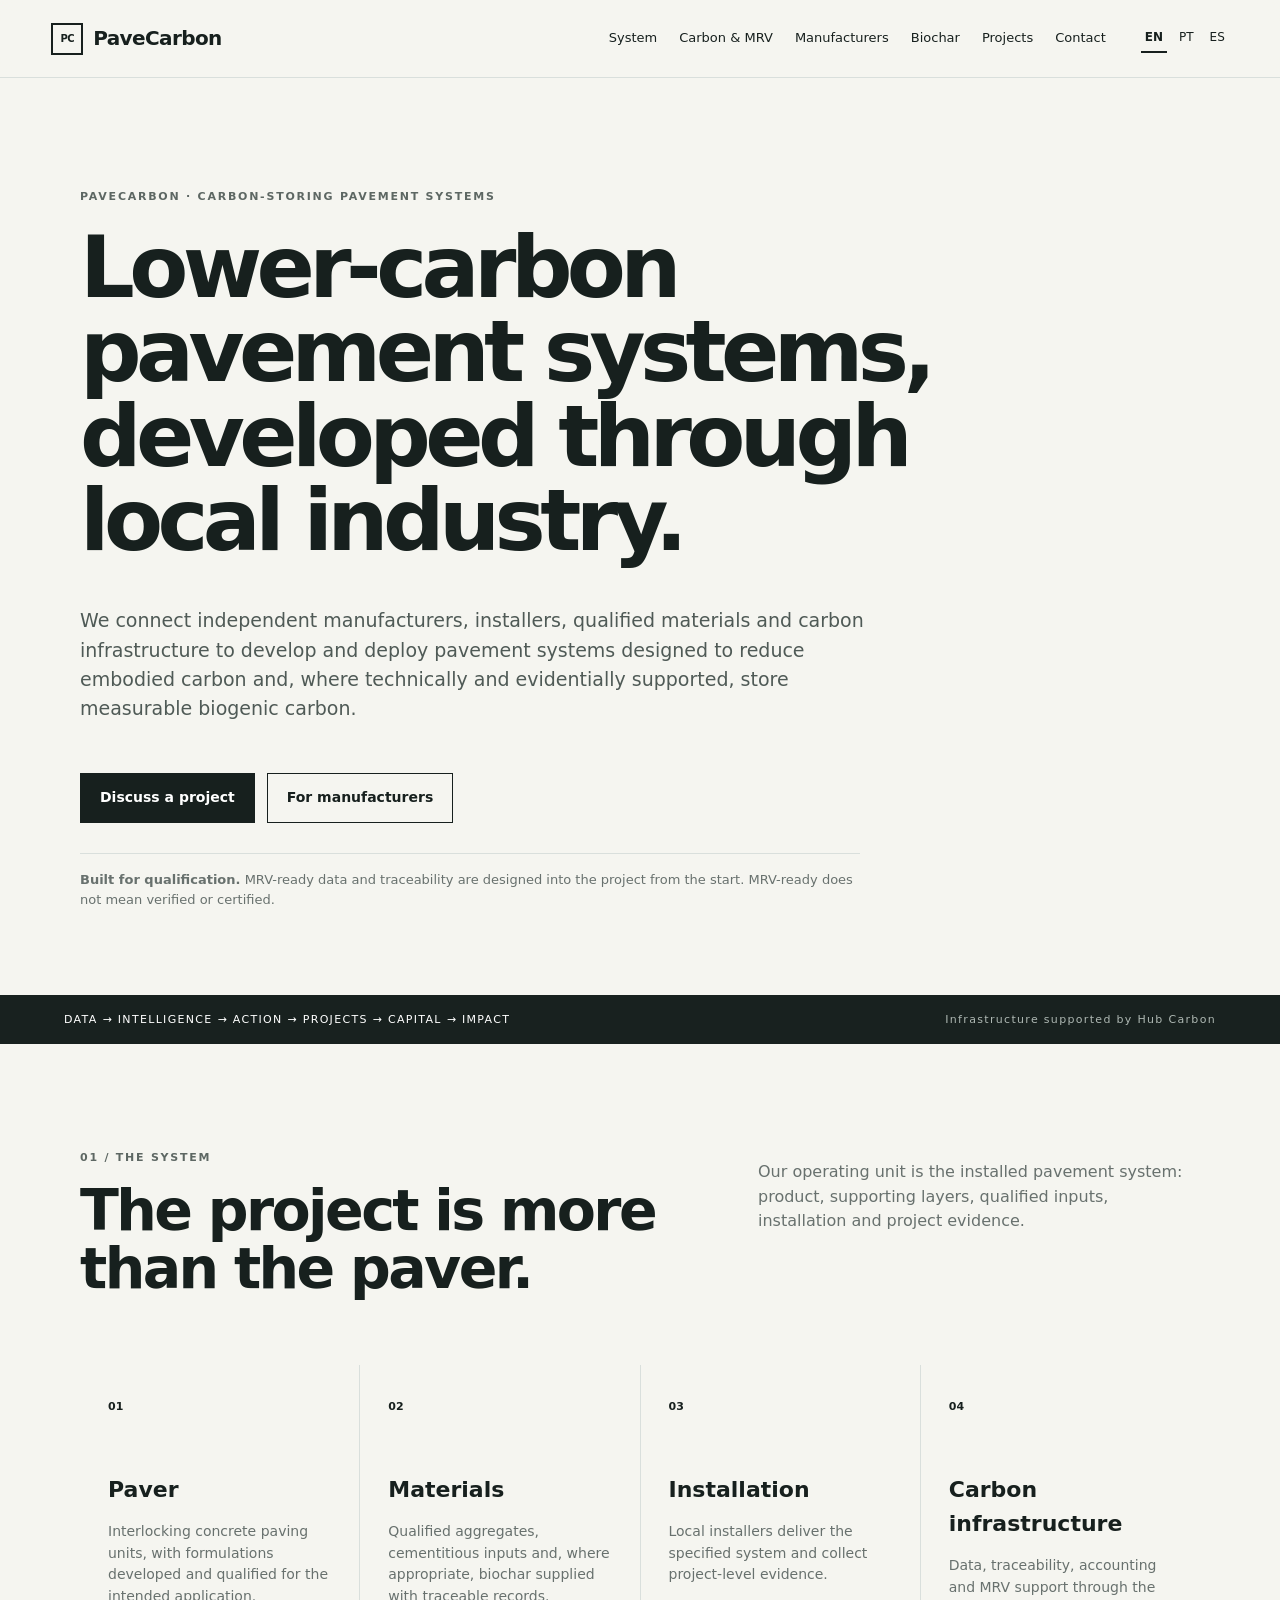
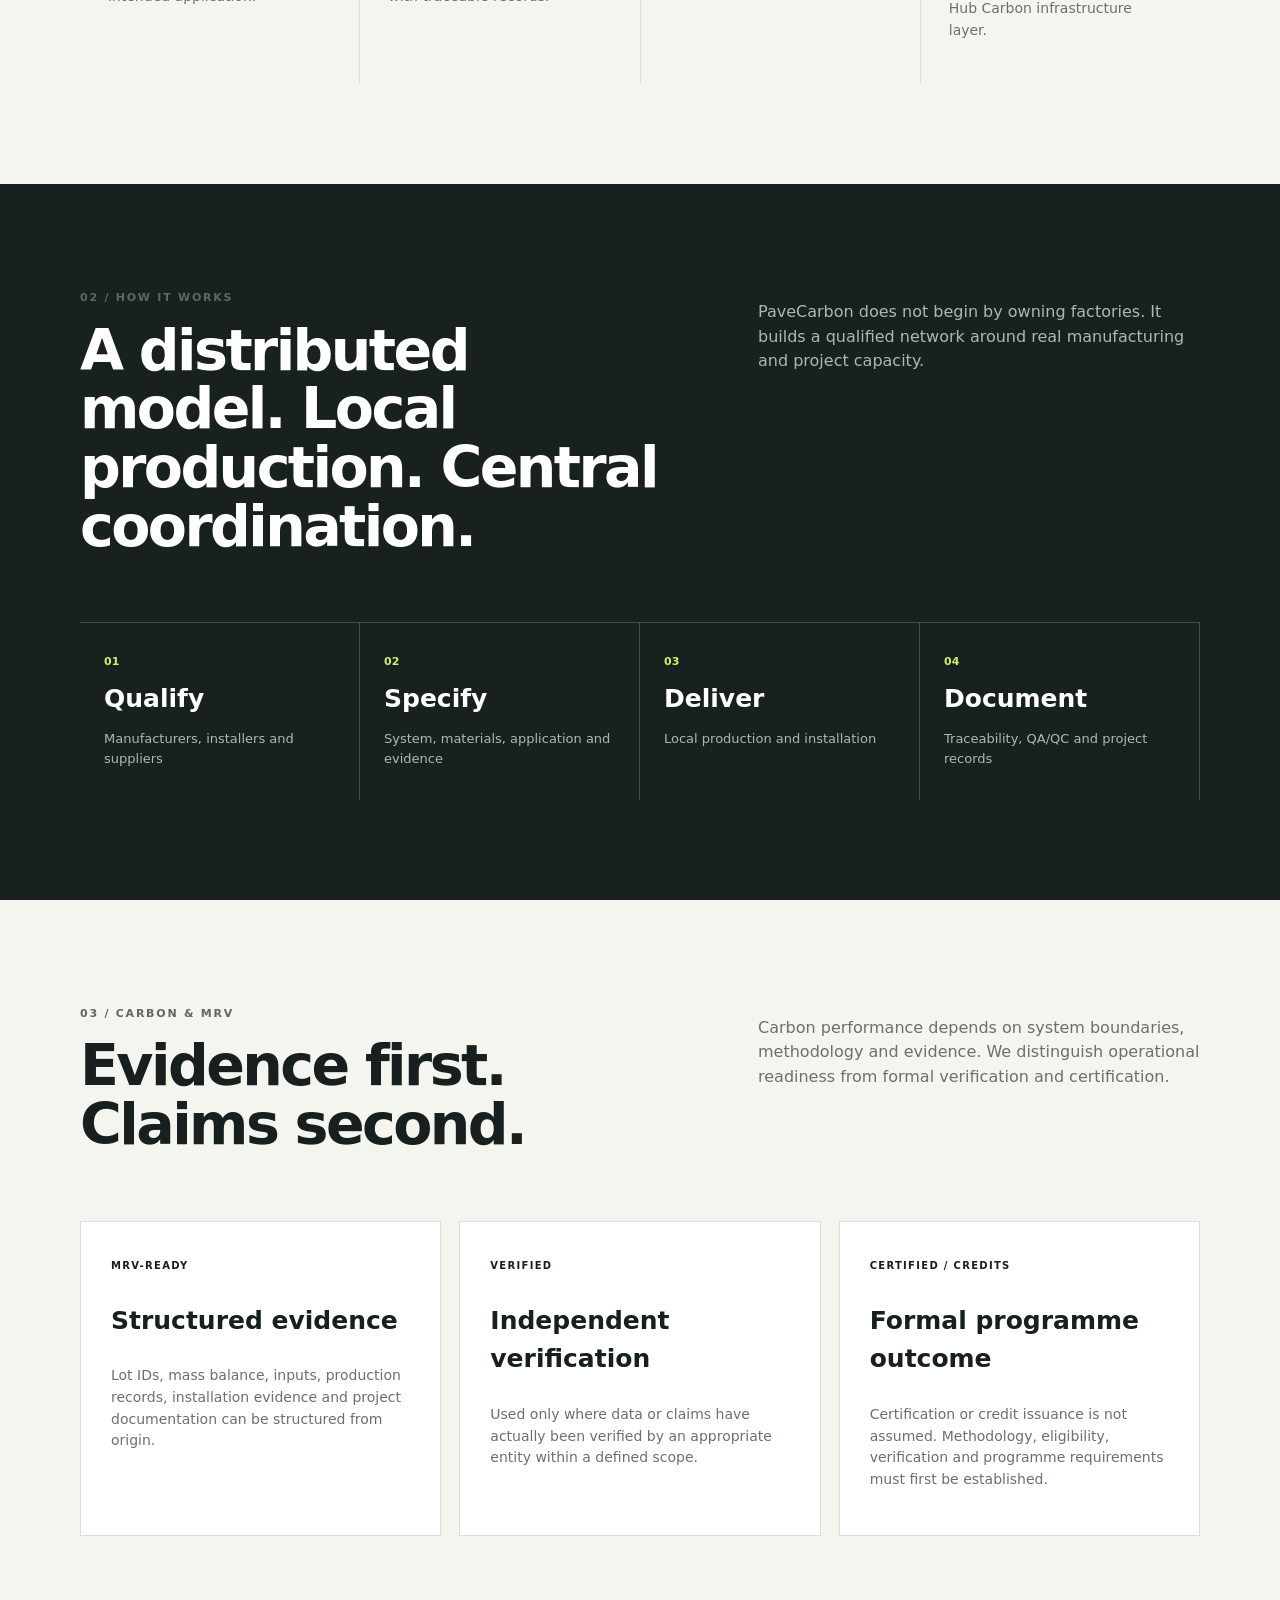
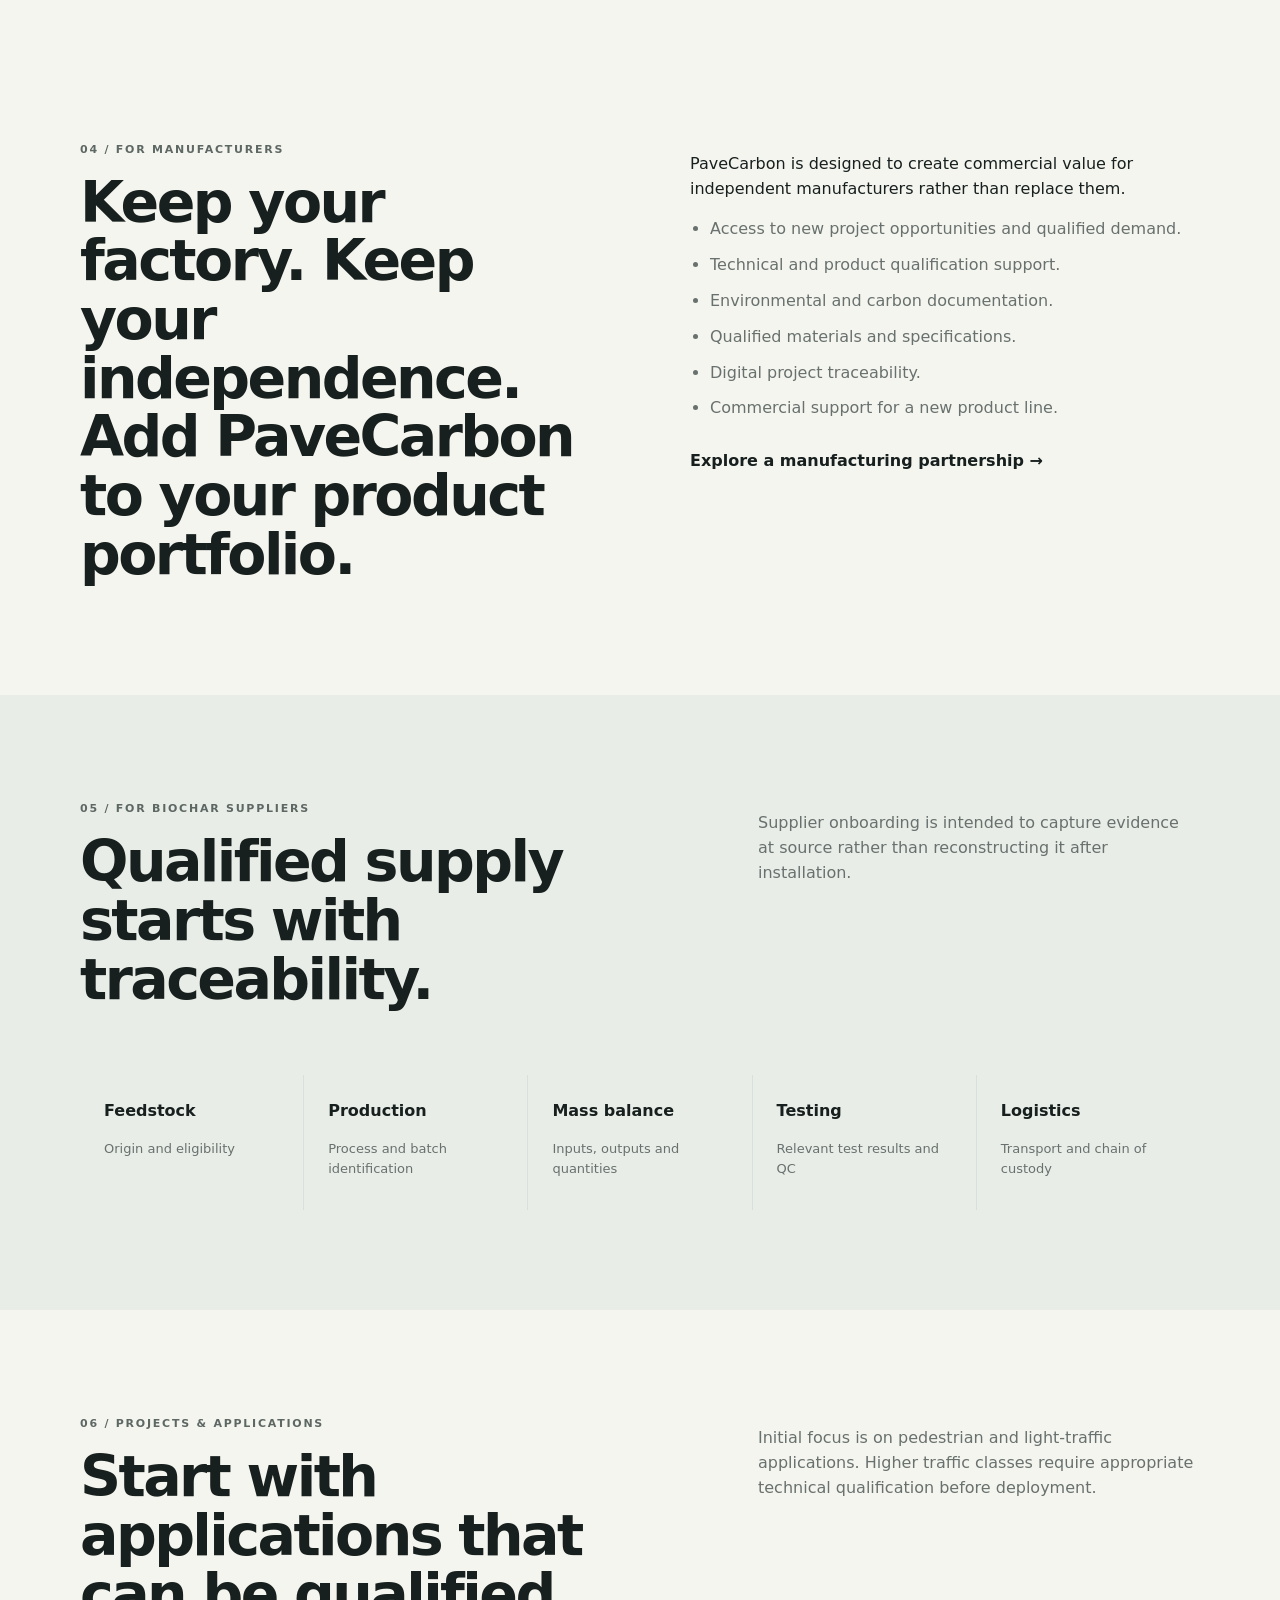
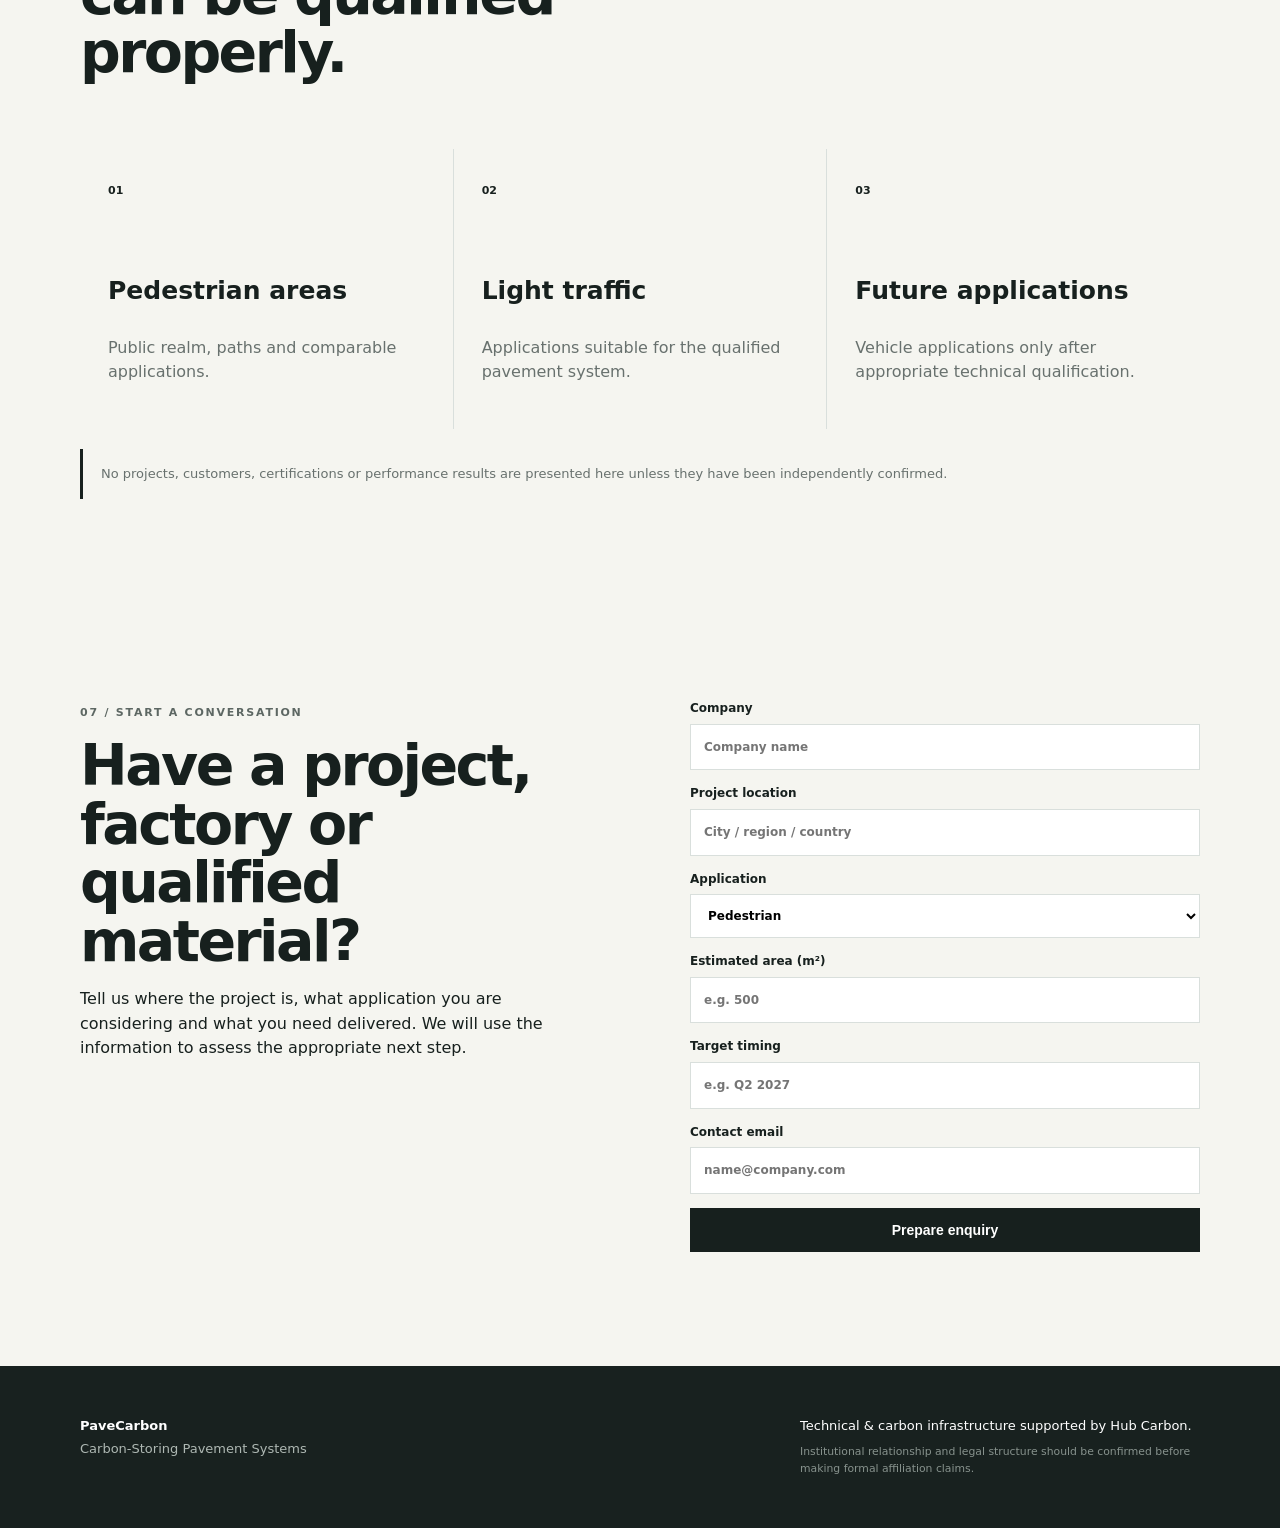
<file: index.html>
<!doctype html><html lang="en"><head><meta charset="utf-8"><meta name="viewport" content="width=device-width,initial-scale=1"><meta name="description" content="PaveCarbon — Carbon-Storing Pavement Systems"><title>PaveCarbon — Carbon-Storing Pavement Systems</title><link rel="stylesheet" href="styles.css"></head><body>
<header class="site-header"><a class="brand" href="index.html"><span class="brand-mark">PC</span><span>PaveCarbon</span></a><nav><a href="#system">System</a><a href="#mrv">Carbon & MRV</a><a href="#manufacturers">Manufacturers</a><a href="#biochar">Biochar</a><a href="#projects">Projects</a><a href="#contact">Contact</a></nav><div class="lang"><a class="active" href="index.html">EN</a><a class="" href="pt.html">PT</a><a class="" href="es.html">ES</a></div></header>
<main>
<section class="hero"><div class="eyebrow">PAVECARBON · CARBON-STORING PAVEMENT SYSTEMS</div><h1>Lower-carbon pavement systems, developed through local industry.</h1><p class="lead">We connect independent manufacturers, installers, qualified materials and carbon infrastructure to develop and deploy pavement systems designed to reduce embodied carbon and, where technically and evidentially supported, store measurable biogenic carbon.</p><div class="actions"><a class="btn primary" href="#contact">Discuss a project</a><a class="btn" href="#manufacturers">For manufacturers</a></div><div class="hero-note"><strong>Built for qualification.</strong> MRV-ready data and traceability are designed into the project from the start. MRV-ready does not mean verified or certified.</div></section>
<section class="band"><div>DATA → INTELLIGENCE → ACTION → PROJECTS → CAPITAL → IMPACT</div><span>Infrastructure supported by Hub Carbon</span></section>
<section id="system" class="section"><div class="section-head"><div><span class="kicker">01 / THE SYSTEM</span><h2>The project is more than the paver.</h2></div><p>Our operating unit is the installed pavement system: product, supporting layers, qualified inputs, installation and project evidence.</p></div><div class="grid cards"><article><span>01</span><h3>Paver</h3><p>Interlocking concrete paving units, with formulations developed and qualified for the intended application.</p></article><article><span>02</span><h3>Materials</h3><p>Qualified aggregates, cementitious inputs and, where appropriate, biochar supplied with traceable records.</p></article><article><span>03</span><h3>Installation</h3><p>Local installers deliver the specified system and collect project-level evidence.</p></article><article><span>04</span><h3>Carbon infrastructure</h3><p>Data, traceability, accounting and MRV support through the Hub Carbon infrastructure layer.</p></article></div></section>
<section class="section dark"><div class="section-head"><div><span class="kicker">02 / HOW IT WORKS</span><h2>A distributed model. Local production. Central coordination.</h2></div><p>PaveCarbon does not begin by owning factories. It builds a qualified network around real manufacturing and project capacity.</p></div><div class="process"><div><b>01</b><strong>Qualify</strong><span>Manufacturers, installers and suppliers</span></div><div><b>02</b><strong>Specify</strong><span>System, materials, application and evidence</span></div><div><b>03</b><strong>Deliver</strong><span>Local production and installation</span></div><div><b>04</b><strong>Document</strong><span>Traceability, QA/QC and project records</span></div></div></section>
<section id="mrv" class="section"><div class="section-head"><div><span class="kicker">03 / CARBON & MRV</span><h2>Evidence first. Claims second.</h2></div><p>Carbon performance depends on system boundaries, methodology and evidence. We distinguish operational readiness from formal verification and certification.</p></div><div class="status-grid"><article><span class="status">MRV-READY</span><h3>Structured evidence</h3><p>Lot IDs, mass balance, inputs, production records, installation evidence and project documentation can be structured from origin.</p></article><article><span class="status">VERIFIED</span><h3>Independent verification</h3><p>Used only where data or claims have actually been verified by an appropriate entity within a defined scope.</p></article><article><span class="status">CERTIFIED / CREDITS</span><h3>Formal programme outcome</h3><p>Certification or credit issuance is not assumed. Methodology, eligibility, verification and programme requirements must first be established.</p></article></div></section>
<section id="manufacturers" class="section split"><div><span class="kicker">04 / FOR MANUFACTURERS</span><h2>Keep your factory. Keep your independence. Add PaveCarbon to your product portfolio.</h2></div><div><p>PaveCarbon is designed to create commercial value for independent manufacturers rather than replace them.</p><ul><li>Access to new project opportunities and qualified demand.</li><li>Technical and product qualification support.</li><li>Environmental and carbon documentation.</li><li>Qualified materials and specifications.</li><li>Digital project traceability.</li><li>Commercial support for a new product line.</li></ul><a class="text-link" href="#contact">Explore a manufacturing partnership →</a></div></section>
<section id="biochar" class="section light"><div class="section-head"><div><span class="kicker">05 / FOR BIOCHAR SUPPLIERS</span><h2>Qualified supply starts with traceability.</h2></div><p>Supplier onboarding is intended to capture evidence at source rather than reconstructing it after installation.</p></div><div class="checklist"><div><b>Feedstock</b><span>Origin and eligibility</span></div><div><b>Production</b><span>Process and batch identification</span></div><div><b>Mass balance</b><span>Inputs, outputs and quantities</span></div><div><b>Testing</b><span>Relevant test results and QC</span></div><div><b>Logistics</b><span>Transport and chain of custody</span></div></div></section>
<section id="projects" class="section"><div class="section-head"><div><span class="kicker">06 / PROJECTS & APPLICATIONS</span><h2>Start with applications that can be qualified properly.</h2></div><p>Initial focus is on pedestrian and light-traffic applications. Higher traffic classes require appropriate technical qualification before deployment.</p></div><div class="application-grid"><div><span>01</span><h3>Pedestrian areas</h3><p>Public realm, paths and comparable applications.</p></div><div><span>02</span><h3>Light traffic</h3><p>Applications suitable for the qualified pavement system.</p></div><div><span>03</span><h3>Future applications</h3><p>Vehicle applications only after appropriate technical qualification.</p></div></div><div class="notice">No projects, customers, certifications or performance results are presented here unless they have been independently confirmed.</div></section>
<section id="contact" class="section contact"><div><span class="kicker">07 / START A CONVERSATION</span><h2>Have a project, factory or qualified material?</h2><p>Tell us where the project is, what application you are considering and what you need delivered. We will use the information to assess the appropriate next step.</p></div><form id="leadForm"><label>Company<input required name="company" placeholder="Company name"></label><label>Project location<input required name="location" placeholder="City / region / country"></label><label>Application<select name="application"><option>Pedestrian</option><option>Light traffic</option><option>Other / to be assessed</option></select></label><label>Estimated area (m²)<input name="area" inputmode="decimal" placeholder="e.g. 500"></label><label>Target timing<input name="timing" placeholder="e.g. Q2 2027"></label><label>Contact email<input required type="email" name="email" placeholder="name@company.com"></label><button class="btn primary" type="submit">Prepare enquiry</button><p id="formMsg" class="form-msg" role="status"></p></form></section>
</main><footer><div><strong>PaveCarbon</strong><p>Carbon-Storing Pavement Systems</p></div><div><span>Technical & carbon infrastructure supported by Hub Carbon.</span><small>Institutional relationship and legal structure should be confirmed before making formal affiliation claims.</small></div></footer><script src="script.js"></script></body></html>
</file>
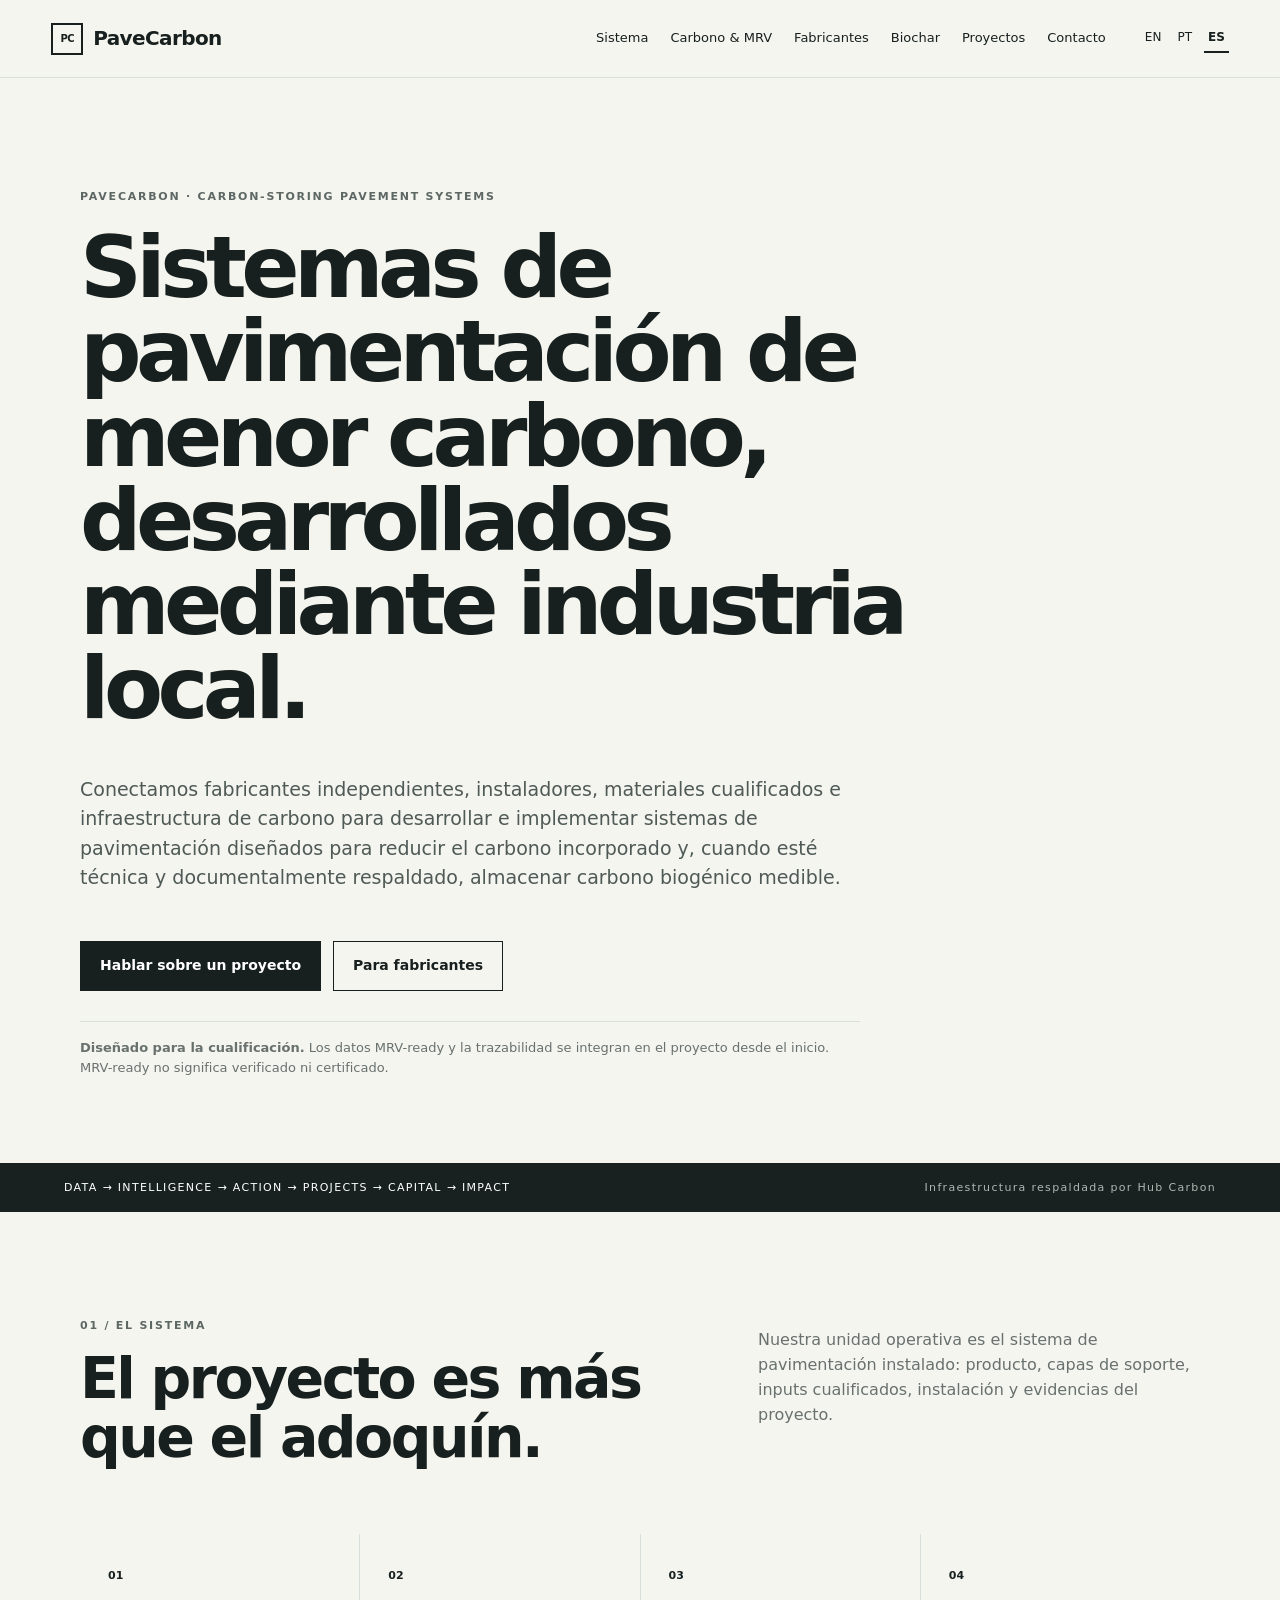
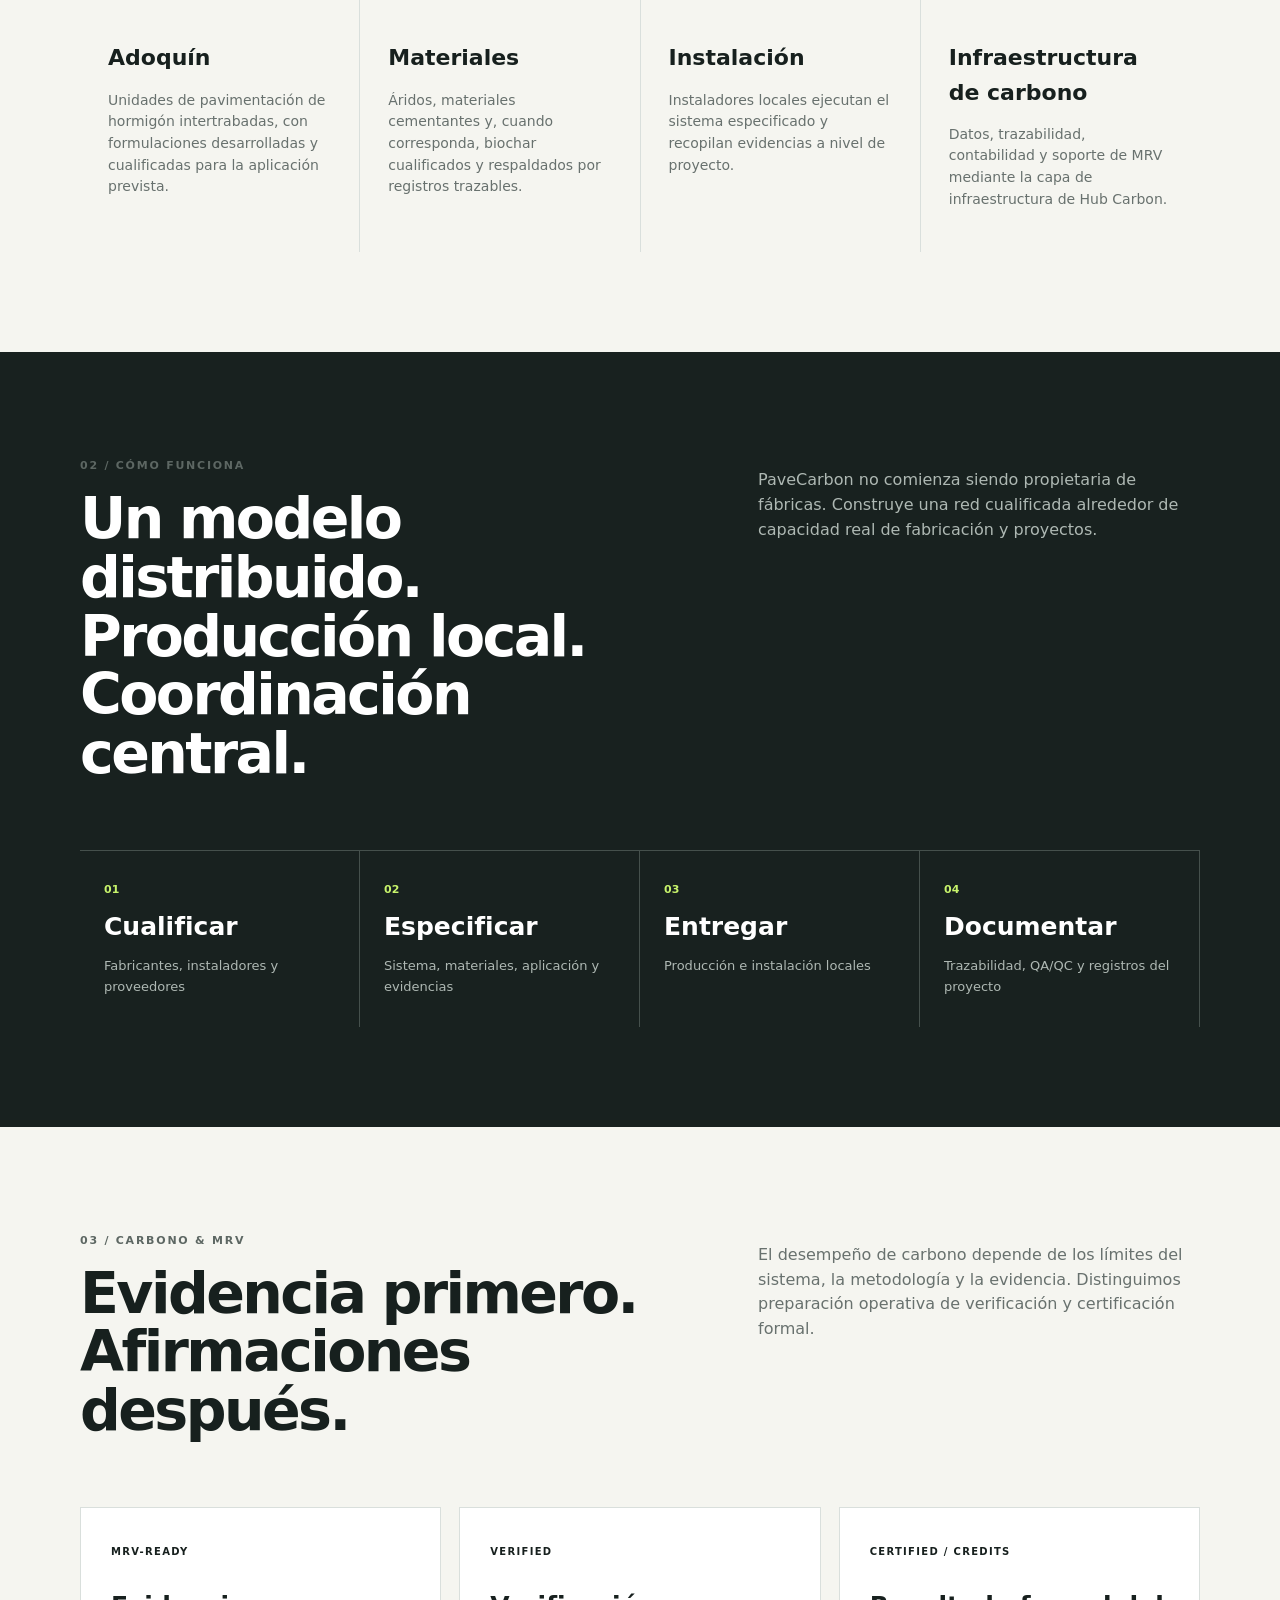
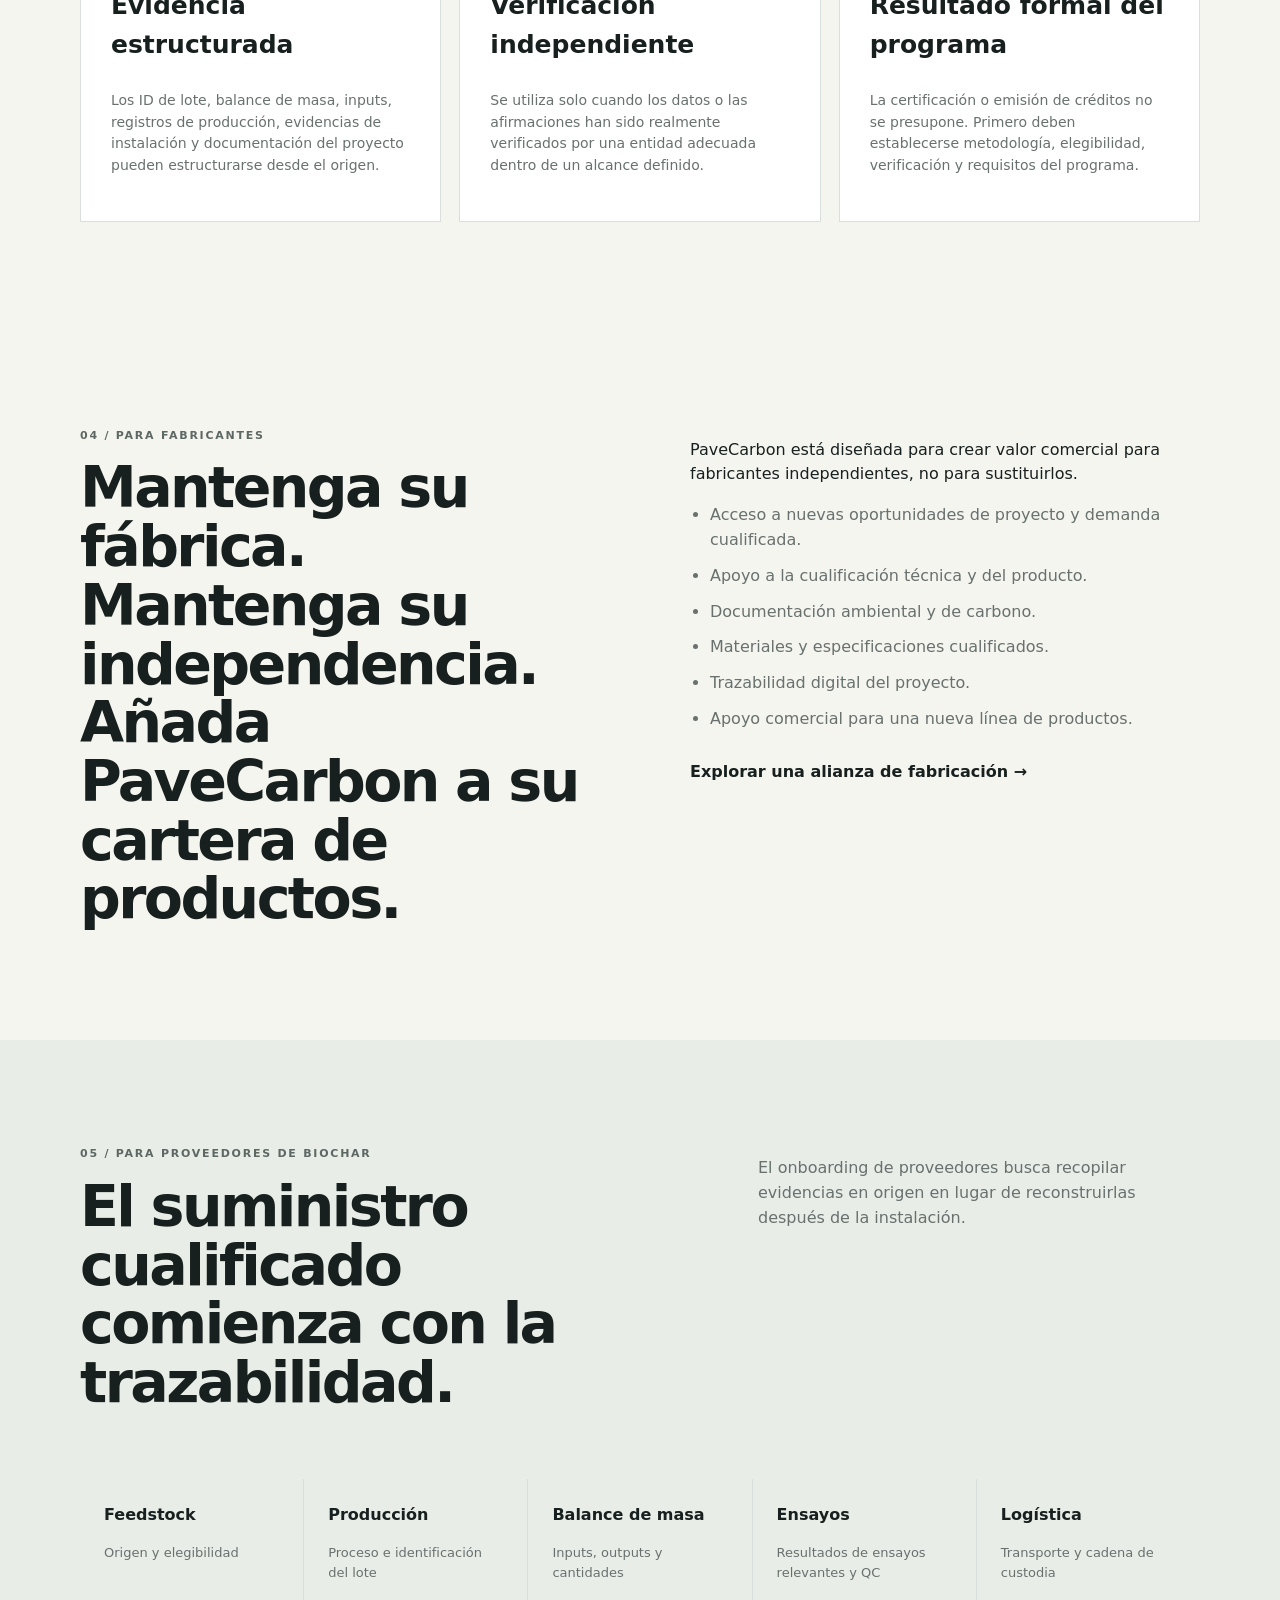
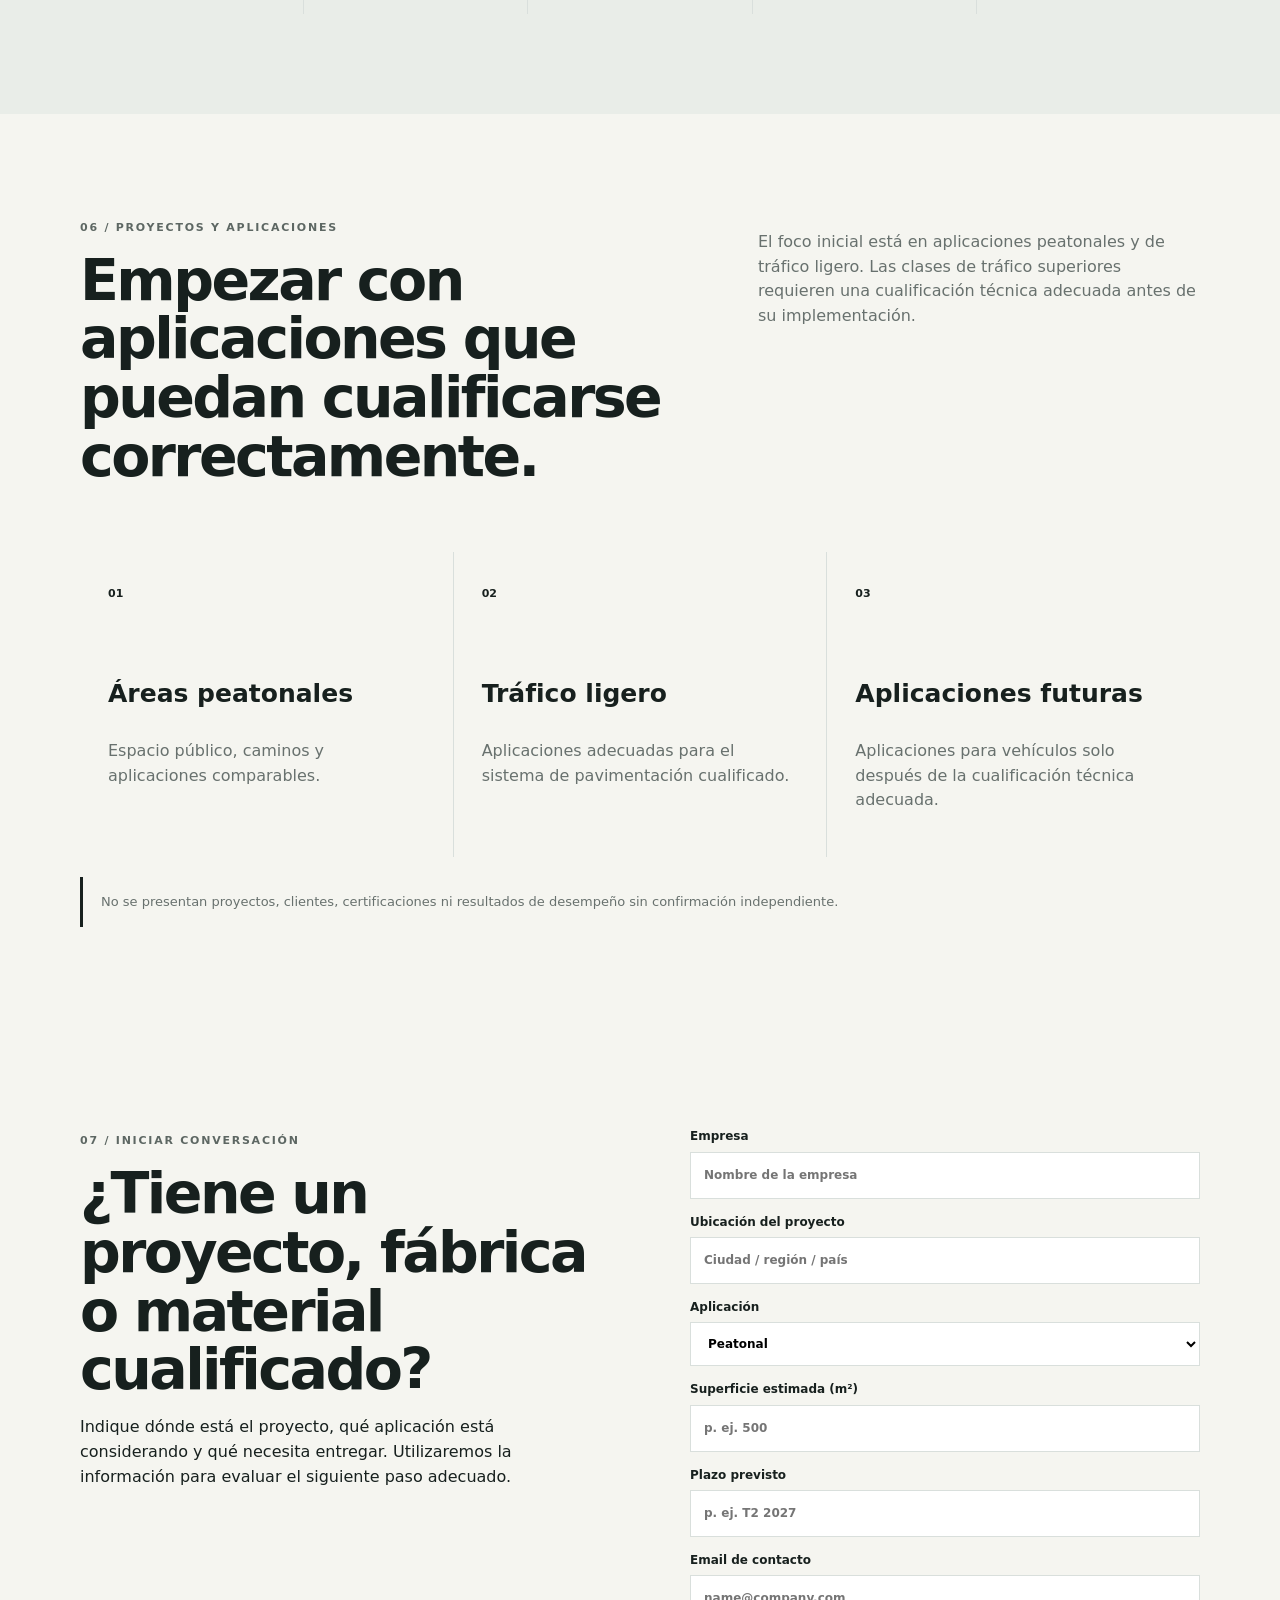
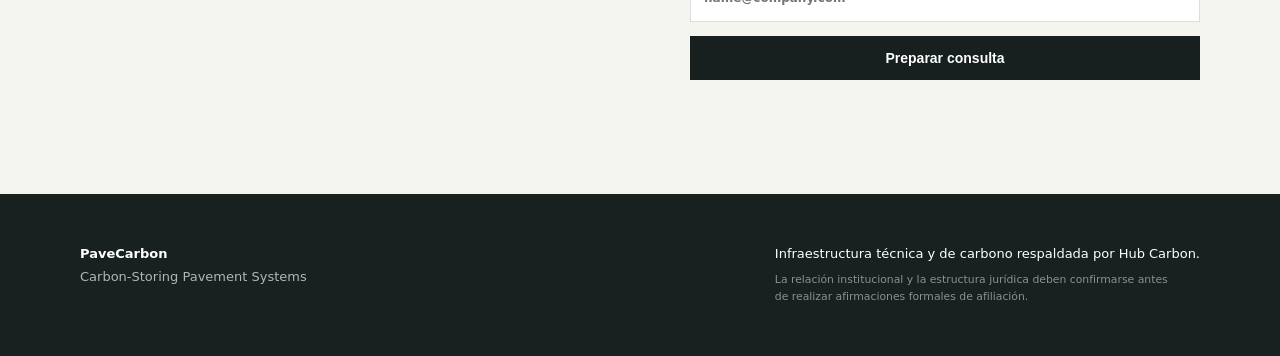
<file: es.html>
<!doctype html><html lang="es"><head><meta charset="utf-8"><meta name="viewport" content="width=device-width,initial-scale=1"><meta name="description" content="PaveCarbon — Sistemas de Pavimentación con Almacenamiento de Carbono"><title>PaveCarbon — Sistemas de Pavimentación con Almacenamiento de Carbono</title><link rel="stylesheet" href="styles.css"></head><body>
<header class="site-header"><a class="brand" href="es.html"><span class="brand-mark">PC</span><span>PaveCarbon</span></a><nav><a href="#system">Sistema</a><a href="#mrv">Carbono & MRV</a><a href="#manufacturers">Fabricantes</a><a href="#biochar">Biochar</a><a href="#projects">Proyectos</a><a href="#contact">Contacto</a></nav><div class="lang"><a class="" href="index.html">EN</a><a class="" href="pt.html">PT</a><a class="active" href="es.html">ES</a></div></header>
<main>
<section class="hero"><div class="eyebrow">PAVECARBON · CARBON-STORING PAVEMENT SYSTEMS</div><h1>Sistemas de pavimentación de menor carbono, desarrollados mediante industria local.</h1><p class="lead">Conectamos fabricantes independientes, instaladores, materiales cualificados e infraestructura de carbono para desarrollar e implementar sistemas de pavimentación diseñados para reducir el carbono incorporado y, cuando esté técnica y documentalmente respaldado, almacenar carbono biogénico medible.</p><div class="actions"><a class="btn primary" href="#contact">Hablar sobre un proyecto</a><a class="btn" href="#manufacturers">Para fabricantes</a></div><div class="hero-note"><strong>Diseñado para la cualificación.</strong> Los datos MRV-ready y la trazabilidad se integran en el proyecto desde el inicio. MRV-ready no significa verificado ni certificado.</div></section>
<section class="band"><div>DATA → INTELLIGENCE → ACTION → PROJECTS → CAPITAL → IMPACT</div><span>Infraestructura respaldada por Hub Carbon</span></section>
<section id="system" class="section"><div class="section-head"><div><span class="kicker">01 / EL SISTEMA</span><h2>El proyecto es más que el adoquín.</h2></div><p>Nuestra unidad operativa es el sistema de pavimentación instalado: producto, capas de soporte, inputs cualificados, instalación y evidencias del proyecto.</p></div><div class="grid cards"><article><span>01</span><h3>Adoquín</h3><p>Unidades de pavimentación de hormigón intertrabadas, con formulaciones desarrolladas y cualificadas para la aplicación prevista.</p></article><article><span>02</span><h3>Materiales</h3><p>Áridos, materiales cementantes y, cuando corresponda, biochar cualificados y respaldados por registros trazables.</p></article><article><span>03</span><h3>Instalación</h3><p>Instaladores locales ejecutan el sistema especificado y recopilan evidencias a nivel de proyecto.</p></article><article><span>04</span><h3>Infraestructura de carbono</h3><p>Datos, trazabilidad, contabilidad y soporte de MRV mediante la capa de infraestructura de Hub Carbon.</p></article></div></section>
<section class="section dark"><div class="section-head"><div><span class="kicker">02 / CÓMO FUNCIONA</span><h2>Un modelo distribuido. Producción local. Coordinación central.</h2></div><p>PaveCarbon no comienza siendo propietaria de fábricas. Construye una red cualificada alrededor de capacidad real de fabricación y proyectos.</p></div><div class="process"><div><b>01</b><strong>Cualificar</strong><span>Fabricantes, instaladores y proveedores</span></div><div><b>02</b><strong>Especificar</strong><span>Sistema, materiales, aplicación y evidencias</span></div><div><b>03</b><strong>Entregar</strong><span>Producción e instalación locales</span></div><div><b>04</b><strong>Documentar</strong><span>Trazabilidad, QA/QC y registros del proyecto</span></div></div></section>
<section id="mrv" class="section"><div class="section-head"><div><span class="kicker">03 / CARBONO & MRV</span><h2>Evidencia primero. Afirmaciones después.</h2></div><p>El desempeño de carbono depende de los límites del sistema, la metodología y la evidencia. Distinguimos preparación operativa de verificación y certificación formal.</p></div><div class="status-grid"><article><span class="status">MRV-READY</span><h3>Evidencia estructurada</h3><p>Los ID de lote, balance de masa, inputs, registros de producción, evidencias de instalación y documentación del proyecto pueden estructurarse desde el origen.</p></article><article><span class="status">VERIFIED</span><h3>Verificación independiente</h3><p>Se utiliza solo cuando los datos o las afirmaciones han sido realmente verificados por una entidad adecuada dentro de un alcance definido.</p></article><article><span class="status">CERTIFIED / CREDITS</span><h3>Resultado formal del programa</h3><p>La certificación o emisión de créditos no se presupone. Primero deben establecerse metodología, elegibilidad, verificación y requisitos del programa.</p></article></div></section>
<section id="manufacturers" class="section split"><div><span class="kicker">04 / PARA FABRICANTES</span><h2>Mantenga su fábrica. Mantenga su independencia. Añada PaveCarbon a su cartera de productos.</h2></div><div><p>PaveCarbon está diseñada para crear valor comercial para fabricantes independientes, no para sustituirlos.</p><ul><li>Acceso a nuevas oportunidades de proyecto y demanda cualificada.</li><li>Apoyo a la cualificación técnica y del producto.</li><li>Documentación ambiental y de carbono.</li><li>Materiales y especificaciones cualificados.</li><li>Trazabilidad digital del proyecto.</li><li>Apoyo comercial para una nueva línea de productos.</li></ul><a class="text-link" href="#contact">Explorar una alianza de fabricación →</a></div></section>
<section id="biochar" class="section light"><div class="section-head"><div><span class="kicker">05 / PARA PROVEEDORES DE BIOCHAR</span><h2>El suministro cualificado comienza con la trazabilidad.</h2></div><p>El onboarding de proveedores busca recopilar evidencias en origen en lugar de reconstruirlas después de la instalación.</p></div><div class="checklist"><div><b>Feedstock</b><span>Origen y elegibilidad</span></div><div><b>Producción</b><span>Proceso e identificación del lote</span></div><div><b>Balance de masa</b><span>Inputs, outputs y cantidades</span></div><div><b>Ensayos</b><span>Resultados de ensayos relevantes y QC</span></div><div><b>Logística</b><span>Transporte y cadena de custodia</span></div></div></section>
<section id="projects" class="section"><div class="section-head"><div><span class="kicker">06 / PROYECTOS Y APLICACIONES</span><h2>Empezar con aplicaciones que puedan cualificarse correctamente.</h2></div><p>El foco inicial está en aplicaciones peatonales y de tráfico ligero. Las clases de tráfico superiores requieren una cualificación técnica adecuada antes de su implementación.</p></div><div class="application-grid"><div><span>01</span><h3>Áreas peatonales</h3><p>Espacio público, caminos y aplicaciones comparables.</p></div><div><span>02</span><h3>Tráfico ligero</h3><p>Aplicaciones adecuadas para el sistema de pavimentación cualificado.</p></div><div><span>03</span><h3>Aplicaciones futuras</h3><p>Aplicaciones para vehículos solo después de la cualificación técnica adecuada.</p></div></div><div class="notice">No se presentan proyectos, clientes, certificaciones ni resultados de desempeño sin confirmación independiente.</div></section>
<section id="contact" class="section contact"><div><span class="kicker">07 / INICIAR CONVERSACIÓN</span><h2>¿Tiene un proyecto, fábrica o material cualificado?</h2><p>Indique dónde está el proyecto, qué aplicación está considerando y qué necesita entregar. Utilizaremos la información para evaluar el siguiente paso adecuado.</p></div><form id="leadForm"><label>Empresa<input required name="company" placeholder="Nombre de la empresa"></label><label>Ubicación del proyecto<input required name="location" placeholder="Ciudad / región / país"></label><label>Aplicación<select name="application"><option>Peatonal</option><option>Tráfico ligero</option><option>Otra / por evaluar</option></select></label><label>Superficie estimada (m²)<input name="area" inputmode="decimal" placeholder="p. ej. 500"></label><label>Plazo previsto<input name="timing" placeholder="p. ej. T2 2027"></label><label>Email de contacto<input required type="email" name="email" placeholder="name@company.com"></label><button class="btn primary" type="submit">Preparar consulta</button><p id="formMsg" class="form-msg" role="status"></p></form></section>
</main><footer><div><strong>PaveCarbon</strong><p>Carbon-Storing Pavement Systems</p></div><div><span>Infraestructura técnica y de carbono respaldada por Hub Carbon.</span><small>La relación institucional y la estructura jurídica deben confirmarse antes de realizar afirmaciones formales de afiliación.</small></div></footer><script src="script.js"></script></body></html>
</file>
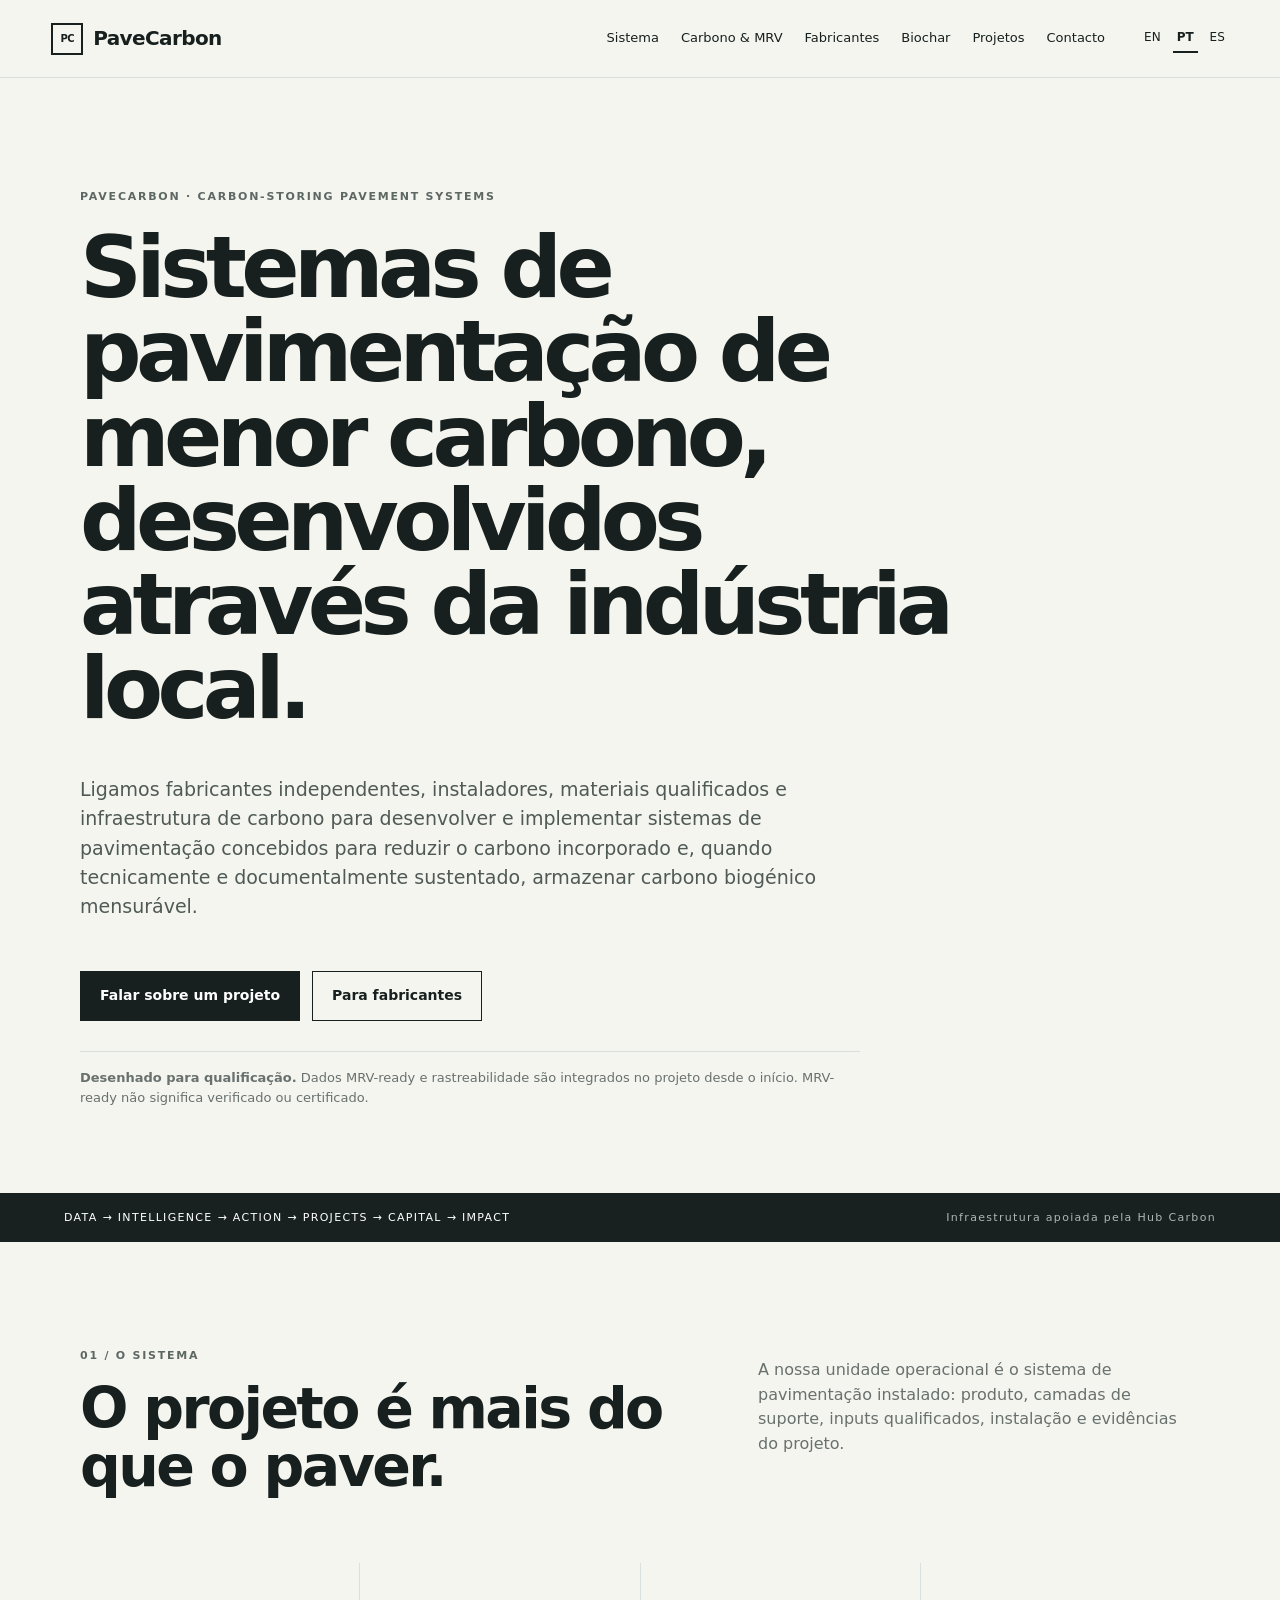
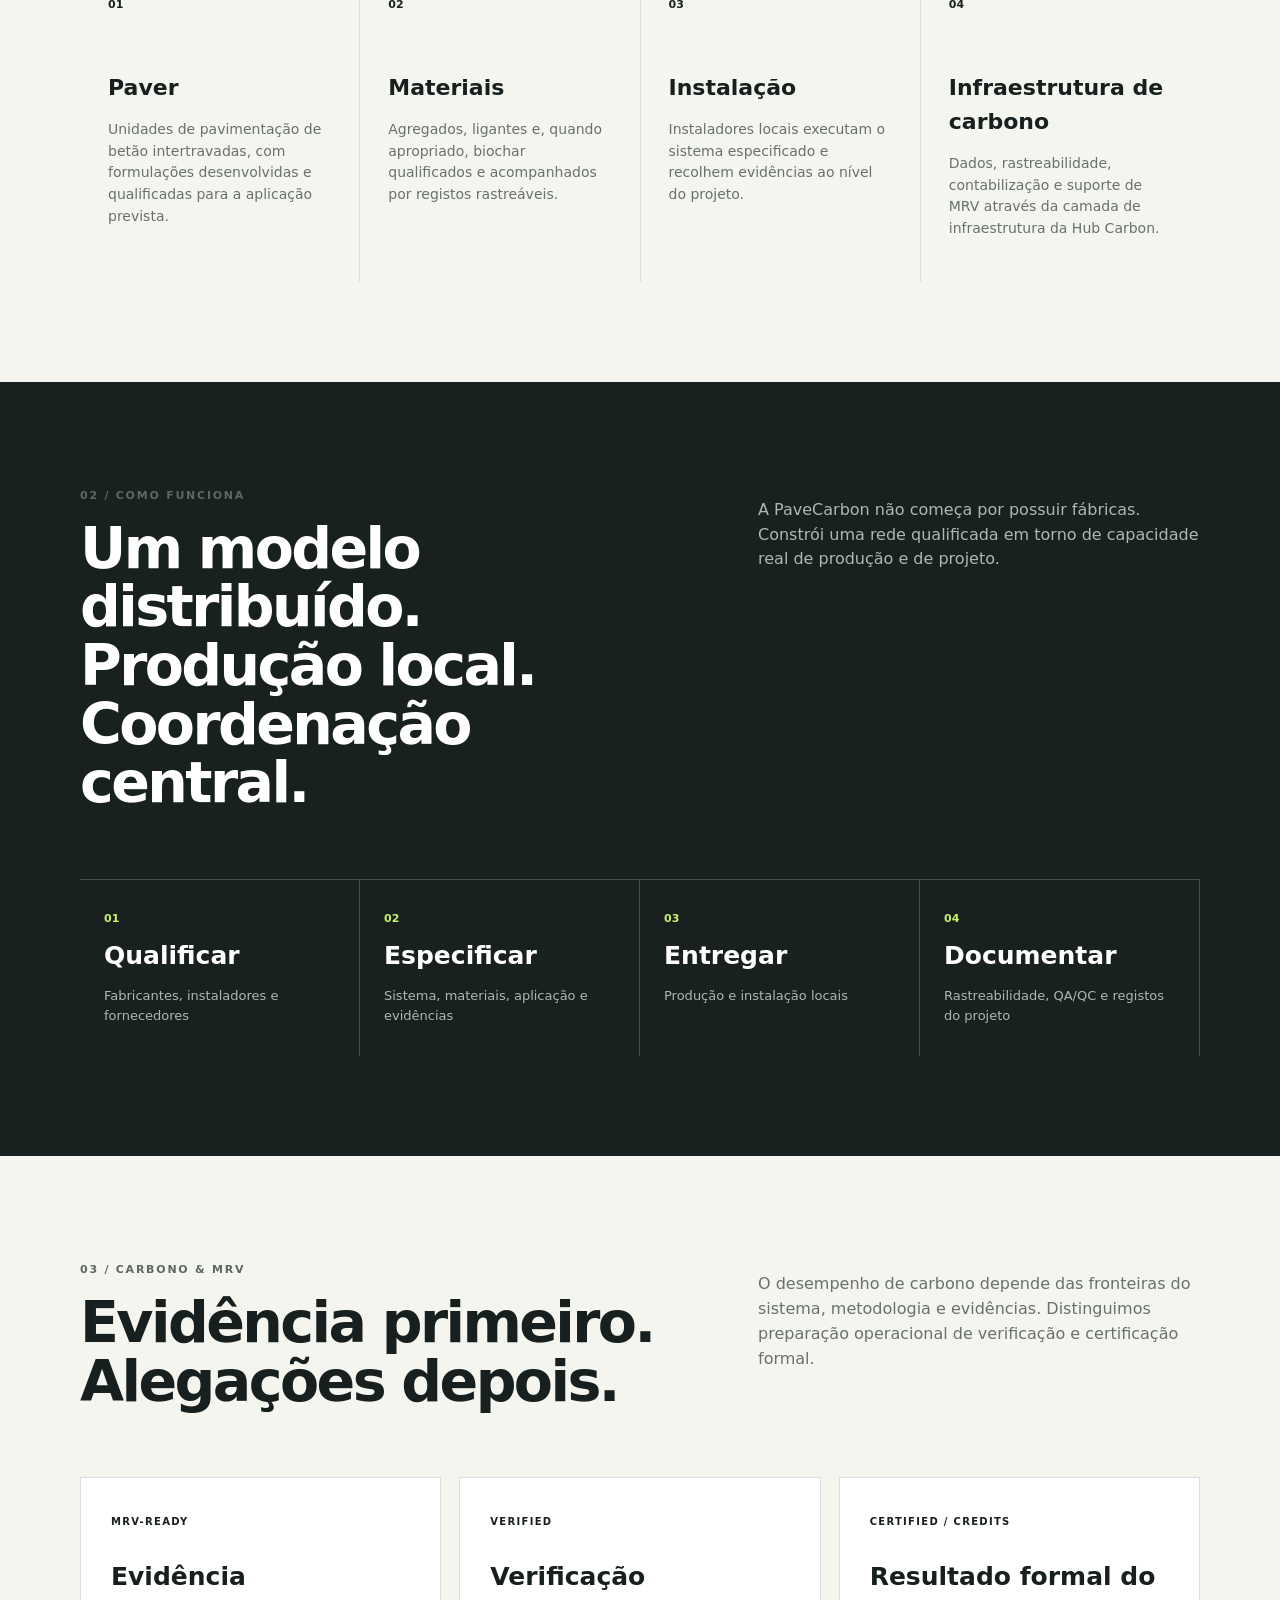
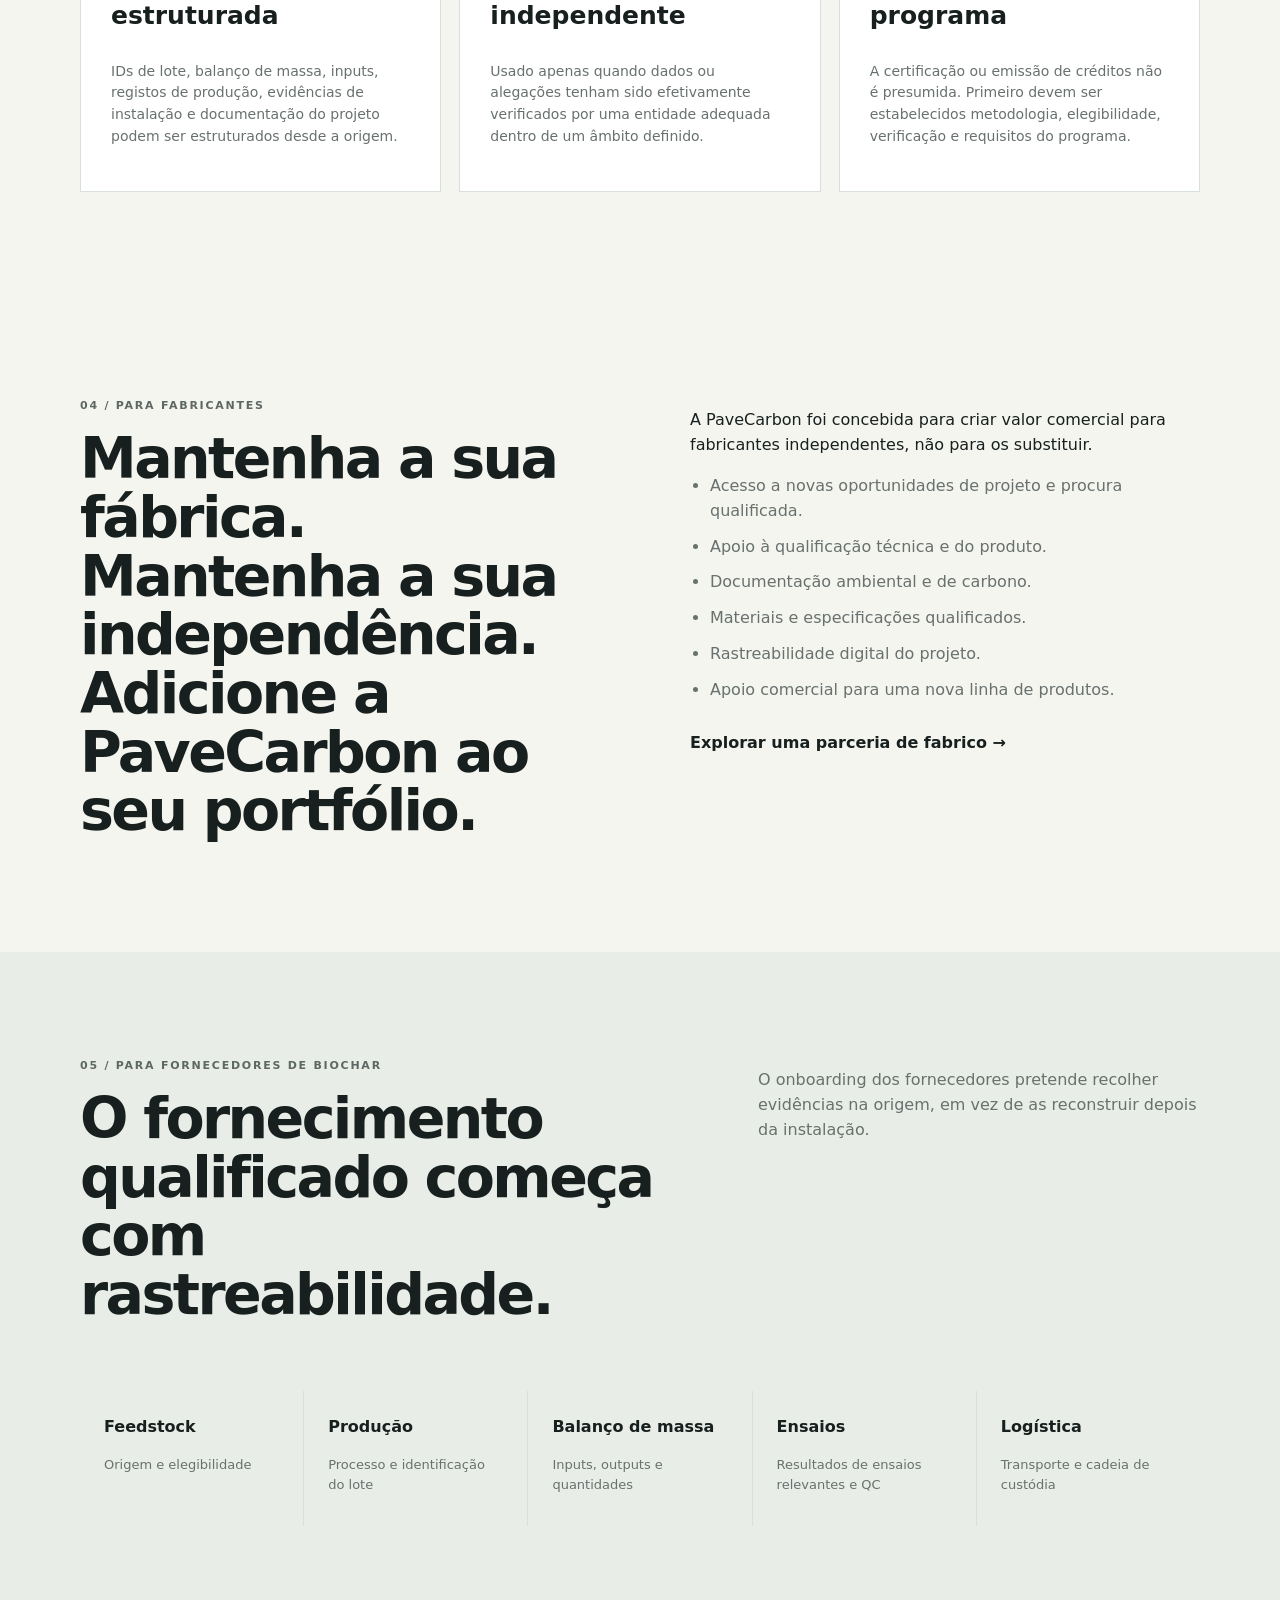
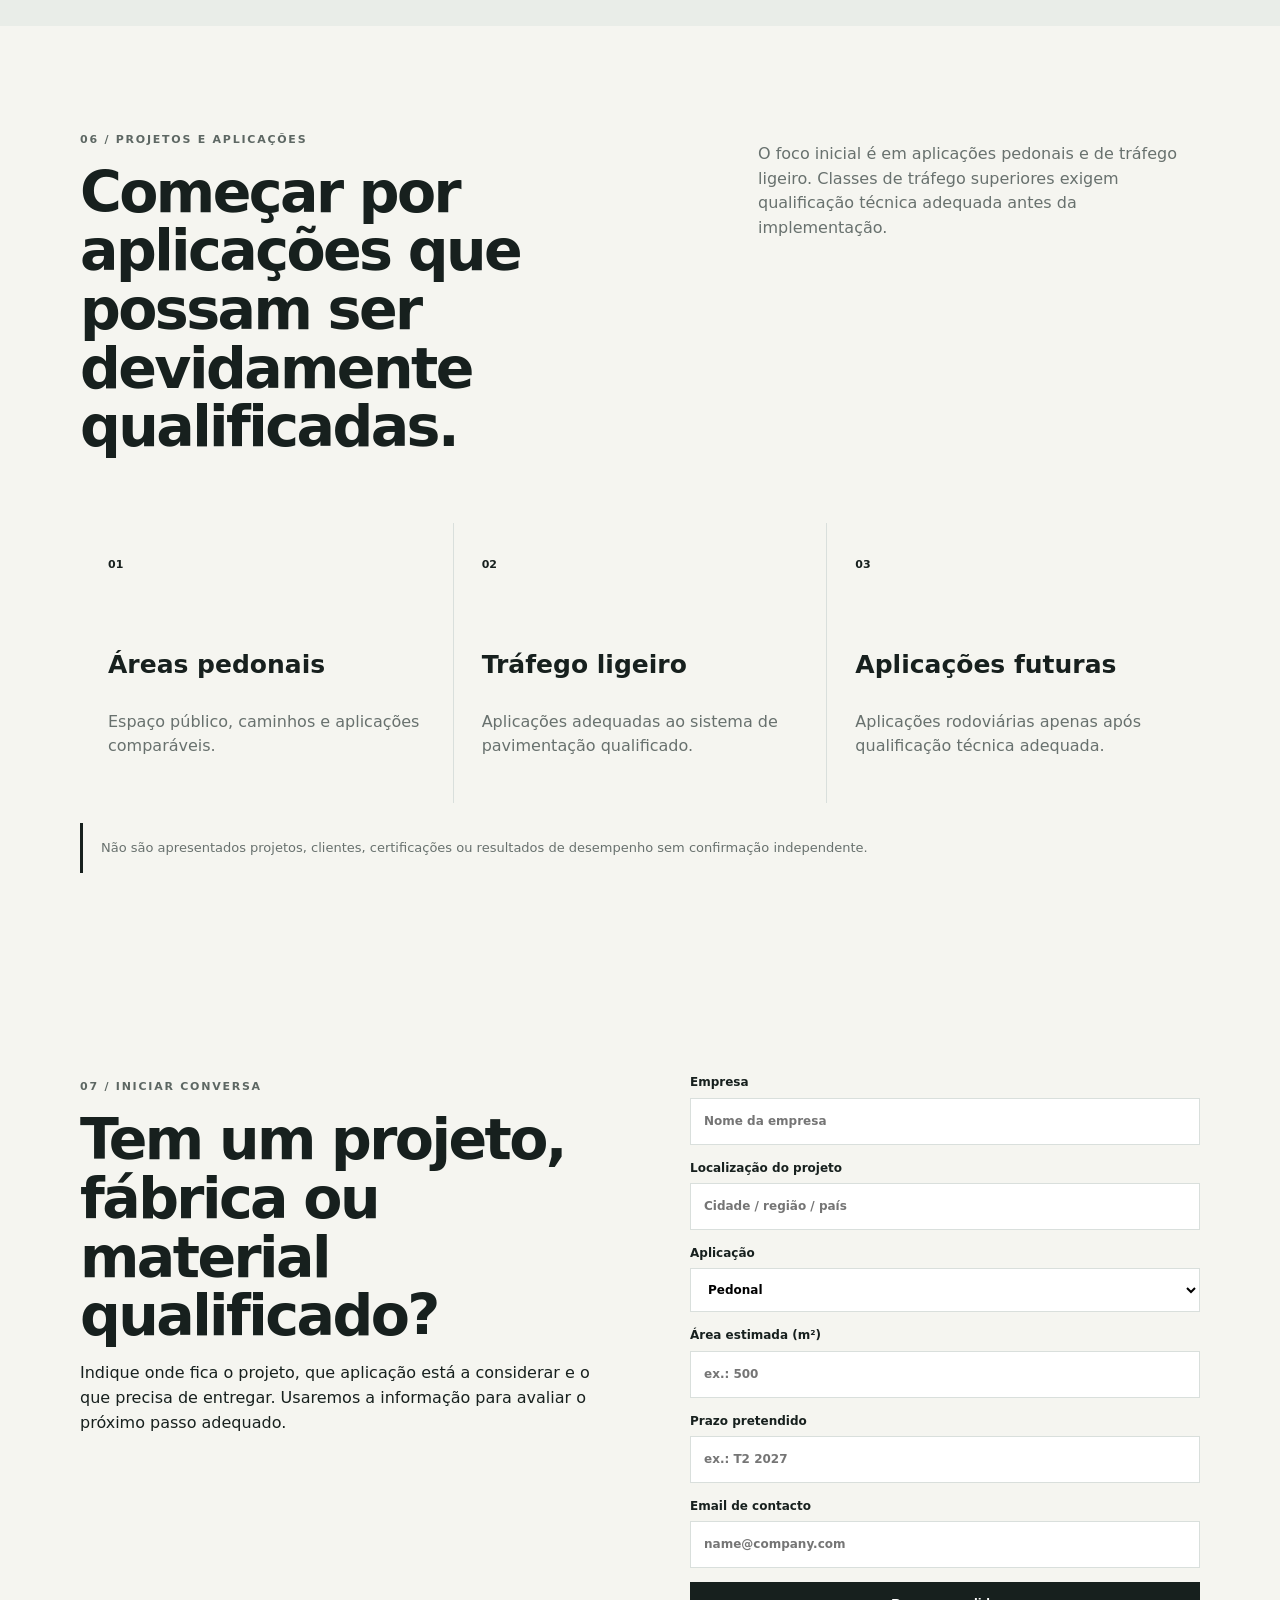
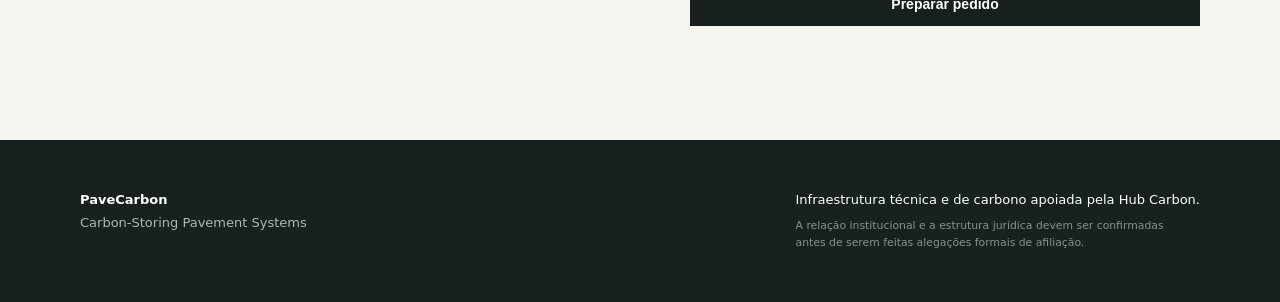
<file: pt.html>
<!doctype html><html lang="pt"><head><meta charset="utf-8"><meta name="viewport" content="width=device-width,initial-scale=1"><meta name="description" content="PaveCarbon — Sistemas de Pavimentação com Armazenamento de Carbono"><title>PaveCarbon — Sistemas de Pavimentação com Armazenamento de Carbono</title><link rel="stylesheet" href="styles.css"></head><body>
<header class="site-header"><a class="brand" href="pt.html"><span class="brand-mark">PC</span><span>PaveCarbon</span></a><nav><a href="#system">Sistema</a><a href="#mrv">Carbono & MRV</a><a href="#manufacturers">Fabricantes</a><a href="#biochar">Biochar</a><a href="#projects">Projetos</a><a href="#contact">Contacto</a></nav><div class="lang"><a class="" href="index.html">EN</a><a class="active" href="pt.html">PT</a><a class="" href="es.html">ES</a></div></header>
<main>
<section class="hero"><div class="eyebrow">PAVECARBON · CARBON-STORING PAVEMENT SYSTEMS</div><h1>Sistemas de pavimentação de menor carbono, desenvolvidos através da indústria local.</h1><p class="lead">Ligamos fabricantes independentes, instaladores, materiais qualificados e infraestrutura de carbono para desenvolver e implementar sistemas de pavimentação concebidos para reduzir o carbono incorporado e, quando tecnicamente e documentalmente sustentado, armazenar carbono biogénico mensurável.</p><div class="actions"><a class="btn primary" href="#contact">Falar sobre um projeto</a><a class="btn" href="#manufacturers">Para fabricantes</a></div><div class="hero-note"><strong>Desenhado para qualificação.</strong> Dados MRV-ready e rastreabilidade são integrados no projeto desde o início. MRV-ready não significa verificado ou certificado.</div></section>
<section class="band"><div>DATA → INTELLIGENCE → ACTION → PROJECTS → CAPITAL → IMPACT</div><span>Infraestrutura apoiada pela Hub Carbon</span></section>
<section id="system" class="section"><div class="section-head"><div><span class="kicker">01 / O SISTEMA</span><h2>O projeto é mais do que o paver.</h2></div><p>A nossa unidade operacional é o sistema de pavimentação instalado: produto, camadas de suporte, inputs qualificados, instalação e evidências do projeto.</p></div><div class="grid cards"><article><span>01</span><h3>Paver</h3><p>Unidades de pavimentação de betão intertravadas, com formulações desenvolvidas e qualificadas para a aplicação prevista.</p></article><article><span>02</span><h3>Materiais</h3><p>Agregados, ligantes e, quando apropriado, biochar qualificados e acompanhados por registos rastreáveis.</p></article><article><span>03</span><h3>Instalação</h3><p>Instaladores locais executam o sistema especificado e recolhem evidências ao nível do projeto.</p></article><article><span>04</span><h3>Infraestrutura de carbono</h3><p>Dados, rastreabilidade, contabilização e suporte de MRV através da camada de infraestrutura da Hub Carbon.</p></article></div></section>
<section class="section dark"><div class="section-head"><div><span class="kicker">02 / COMO FUNCIONA</span><h2>Um modelo distribuído. Produção local. Coordenação central.</h2></div><p>A PaveCarbon não começa por possuir fábricas. Constrói uma rede qualificada em torno de capacidade real de produção e de projeto.</p></div><div class="process"><div><b>01</b><strong>Qualificar</strong><span>Fabricantes, instaladores e fornecedores</span></div><div><b>02</b><strong>Especificar</strong><span>Sistema, materiais, aplicação e evidências</span></div><div><b>03</b><strong>Entregar</strong><span>Produção e instalação locais</span></div><div><b>04</b><strong>Documentar</strong><span>Rastreabilidade, QA/QC e registos do projeto</span></div></div></section>
<section id="mrv" class="section"><div class="section-head"><div><span class="kicker">03 / CARBONO & MRV</span><h2>Evidência primeiro. Alegações depois.</h2></div><p>O desempenho de carbono depende das fronteiras do sistema, metodologia e evidências. Distinguimos preparação operacional de verificação e certificação formal.</p></div><div class="status-grid"><article><span class="status">MRV-READY</span><h3>Evidência estruturada</h3><p>IDs de lote, balanço de massa, inputs, registos de produção, evidências de instalação e documentação do projeto podem ser estruturados desde a origem.</p></article><article><span class="status">VERIFIED</span><h3>Verificação independente</h3><p>Usado apenas quando dados ou alegações tenham sido efetivamente verificados por uma entidade adequada dentro de um âmbito definido.</p></article><article><span class="status">CERTIFIED / CREDITS</span><h3>Resultado formal do programa</h3><p>A certificação ou emissão de créditos não é presumida. Primeiro devem ser estabelecidos metodologia, elegibilidade, verificação e requisitos do programa.</p></article></div></section>
<section id="manufacturers" class="section split"><div><span class="kicker">04 / PARA FABRICANTES</span><h2>Mantenha a sua fábrica. Mantenha a sua independência. Adicione a PaveCarbon ao seu portfólio.</h2></div><div><p>A PaveCarbon foi concebida para criar valor comercial para fabricantes independentes, não para os substituir.</p><ul><li>Acesso a novas oportunidades de projeto e procura qualificada.</li><li>Apoio à qualificação técnica e do produto.</li><li>Documentação ambiental e de carbono.</li><li>Materiais e especificações qualificados.</li><li>Rastreabilidade digital do projeto.</li><li>Apoio comercial para uma nova linha de produtos.</li></ul><a class="text-link" href="#contact">Explorar uma parceria de fabrico →</a></div></section>
<section id="biochar" class="section light"><div class="section-head"><div><span class="kicker">05 / PARA FORNECEDORES DE BIOCHAR</span><h2>O fornecimento qualificado começa com rastreabilidade.</h2></div><p>O onboarding dos fornecedores pretende recolher evidências na origem, em vez de as reconstruir depois da instalação.</p></div><div class="checklist"><div><b>Feedstock</b><span>Origem e elegibilidade</span></div><div><b>Produção</b><span>Processo e identificação do lote</span></div><div><b>Balanço de massa</b><span>Inputs, outputs e quantidades</span></div><div><b>Ensaios</b><span>Resultados de ensaios relevantes e QC</span></div><div><b>Logística</b><span>Transporte e cadeia de custódia</span></div></div></section>
<section id="projects" class="section"><div class="section-head"><div><span class="kicker">06 / PROJETOS E APLICAÇÕES</span><h2>Começar por aplicações que possam ser devidamente qualificadas.</h2></div><p>O foco inicial é em aplicações pedonais e de tráfego ligeiro. Classes de tráfego superiores exigem qualificação técnica adequada antes da implementação.</p></div><div class="application-grid"><div><span>01</span><h3>Áreas pedonais</h3><p>Espaço público, caminhos e aplicações comparáveis.</p></div><div><span>02</span><h3>Tráfego ligeiro</h3><p>Aplicações adequadas ao sistema de pavimentação qualificado.</p></div><div><span>03</span><h3>Aplicações futuras</h3><p>Aplicações rodoviárias apenas após qualificação técnica adequada.</p></div></div><div class="notice">Não são apresentados projetos, clientes, certificações ou resultados de desempenho sem confirmação independente.</div></section>
<section id="contact" class="section contact"><div><span class="kicker">07 / INICIAR CONVERSA</span><h2>Tem um projeto, fábrica ou material qualificado?</h2><p>Indique onde fica o projeto, que aplicação está a considerar e o que precisa de entregar. Usaremos a informação para avaliar o próximo passo adequado.</p></div><form id="leadForm"><label>Empresa<input required name="company" placeholder="Nome da empresa"></label><label>Localização do projeto<input required name="location" placeholder="Cidade / região / país"></label><label>Aplicação<select name="application"><option>Pedonal</option><option>Tráfego ligeiro</option><option>Outra / a avaliar</option></select></label><label>Área estimada (m²)<input name="area" inputmode="decimal" placeholder="ex.: 500"></label><label>Prazo pretendido<input name="timing" placeholder="ex.: T2 2027"></label><label>Email de contacto<input required type="email" name="email" placeholder="name@company.com"></label><button class="btn primary" type="submit">Preparar pedido</button><p id="formMsg" class="form-msg" role="status"></p></form></section>
</main><footer><div><strong>PaveCarbon</strong><p>Carbon-Storing Pavement Systems</p></div><div><span>Infraestrutura técnica e de carbono apoiada pela Hub Carbon.</span><small>A relação institucional e a estrutura jurídica devem ser confirmadas antes de serem feitas alegações formais de afiliação.</small></div></footer><script src="script.js"></script></body></html>
</file>
<file: styles.css>
:root{--ink:#17201e;--muted:#68716e;--line:#d9dfdc;--paper:#f5f5f0;--white:#fff;--accent:#c7f36b;--dark:#18211f;--max:1180px}*{box-sizing:border-box}html{scroll-behavior:smooth}body{margin:0;color:var(--ink);font-family:Inter,ui-sans-serif,system-ui,-apple-system,BlinkMacSystemFont,"Segoe UI",sans-serif;background:var(--paper);line-height:1.55}a{color:inherit;text-decoration:none}.site-header{height:78px;padding:0 4vw;display:flex;align-items:center;gap:35px;border-bottom:1px solid var(--line);background:rgba(245,245,240,.94);position:sticky;top:0;z-index:5;backdrop-filter:blur(12px)}.brand{font-weight:800;letter-spacing:-.03em;font-size:20px;display:flex;align-items:center;gap:10px}.brand-mark{width:32px;height:32px;border:2px solid var(--ink);display:grid;place-items:center;font-size:10px}.site-header nav{display:flex;gap:22px;font-size:13px;margin-left:auto}.site-header nav a:hover,.lang a:hover,.text-link:hover{text-decoration:underline}.lang{display:flex;gap:8px;font-size:12px}.lang a{padding:4px}.lang .active{font-weight:800;border-bottom:2px solid var(--ink)}.hero{max-width:var(--max);margin:auto;padding:110px 30px 85px;min-height:690px;display:flex;flex-direction:column;justify-content:center}.eyebrow,.kicker{font-size:11px;letter-spacing:.16em;font-weight:800;color:#5d6763}.hero h1{font-size:clamp(46px,7vw,86px);line-height:.98;letter-spacing:-.065em;max-width:900px;margin:20px 0 25px}.lead{font-size:19px;max-width:790px;color:#4f5a56}.actions{display:flex;gap:12px;margin:30px 0}.btn{display:inline-flex;border:1px solid var(--ink);padding:13px 19px;font-weight:750;font-size:14px;background:transparent;cursor:pointer;justify-content:center}.btn.primary{background:var(--ink);color:white}.hero-note{border-top:1px solid var(--line);padding-top:16px;max-width:780px;font-size:13px;color:var(--muted)}.band{background:var(--dark);color:white;padding:16px 5vw;display:flex;justify-content:space-between;font-size:11px;letter-spacing:.12em}.band span{color:#aeb8b3}.section{max-width:var(--max);margin:auto;padding:100px 30px}.section.light{max-width:none;padding-left:max(30px,calc((100vw - var(--max))/2 + 30px));padding-right:max(30px,calc((100vw - var(--max))/2 + 30px));background:#e9ede8}.section.dark{max-width:none;padding-left:max(30px,calc((100vw - var(--max))/2 + 30px));padding-right:max(30px,calc((100vw - var(--max))/2 + 30px));background:var(--dark);color:white}.section-head{display:grid;grid-template-columns:1.15fr .85fr;gap:80px;margin-bottom:55px}.section h2{font-size:clamp(34px,4.5vw,57px);line-height:1.03;letter-spacing:-.045em;margin:12px 0}.section-head p{color:var(--muted);max-width:480px}.dark .section-head p{color:#aeb8b3}.grid{display:grid;grid-template-columns:repeat(4,1fr);gap:1px;background:var(--line)}.cards article{background:var(--paper);padding:28px;min-height:220px}.cards span,.application-grid span{font-size:11px;font-weight:800}.cards h3{font-size:22px;margin:55px 0 7px}.cards p{font-size:14px;color:var(--muted)}.process{display:grid;grid-template-columns:repeat(4,1fr);border-top:1px solid #45504c}.process>div{padding:30px 24px;border-right:1px solid #45504c;display:flex;flex-direction:column;gap:10px}.process b{font-size:11px;color:var(--accent)}.process strong{font-size:25px}.process span{font-size:13px;color:#aeb8b3}.status-grid{display:grid;grid-template-columns:repeat(3,1fr);gap:18px}.status-grid article{border:1px solid var(--line);padding:30px;background:white}.status{font-size:10px;font-weight:900;letter-spacing:.13em}.status-grid h3{font-size:25px}.status-grid p{color:var(--muted);font-size:14px}.split{display:grid;grid-template-columns:1fr 1fr;gap:100px}.split ul{padding-left:20px;color:var(--muted)}.split li{margin:11px 0}.text-link{font-weight:800;display:inline-block;margin-top:12px}.checklist{display:grid;grid-template-columns:repeat(5,1fr);gap:1px;background:var(--line)}.checklist>div{background:#e9ede8;padding:24px;min-height:135px}.checklist b,.checklist span{display:block}.checklist span{font-size:13px;color:var(--muted);margin-top:15px}.application-grid{display:grid;grid-template-columns:repeat(3,1fr);gap:1px;background:var(--line)}.application-grid>div{background:var(--paper);padding:28px;min-height:210px}.application-grid h3{font-size:25px;margin-top:70px}.application-grid p{color:var(--muted)}.notice{margin-top:20px;border-left:3px solid var(--ink);padding:15px 18px;font-size:13px;color:var(--muted)}.contact{display:grid;grid-template-columns:1fr 1fr;gap:100px}.contact form{display:grid;gap:14px}.contact label{font-size:12px;font-weight:750;display:grid;gap:6px}.contact input,.contact select{font:inherit;border:1px solid var(--line);background:white;padding:13px}.form-msg{font-size:12px;color:var(--muted);margin:0}footer{background:var(--dark);color:white;padding:50px max(30px,calc((100vw - var(--max))/2 + 30px));display:flex;justify-content:space-between;gap:40px;font-size:13px}footer p{color:#aeb8b3;margin:3px 0}footer small{display:block;color:#87928d;max-width:400px;margin-top:8px}@media(max-width:850px){.site-header{height:auto;min-height:70px;flex-wrap:wrap;padding:12px 20px;gap:15px}.site-header nav{order:3;width:100%;overflow:auto;margin:0;padding-bottom:5px}.hero{padding:75px 22px;min-height:auto}.section,.section.light,.section.dark{padding:70px 22px}.section-head,.split,.contact{grid-template-columns:1fr;gap:35px}.grid,.status-grid,.process,.application-grid,.checklist{grid-template-columns:1fr 1fr}.band{display:block;line-height:1.8}.band span{display:block}.cards h3,.application-grid h3{margin-top:35px}}@media(max-width:560px){.grid,.status-grid,.process,.application-grid,.checklist{grid-template-columns:1fr}.actions{flex-direction:column;align-items:stretch}.hero h1{font-size:48px}footer{display:block}}
</file>
